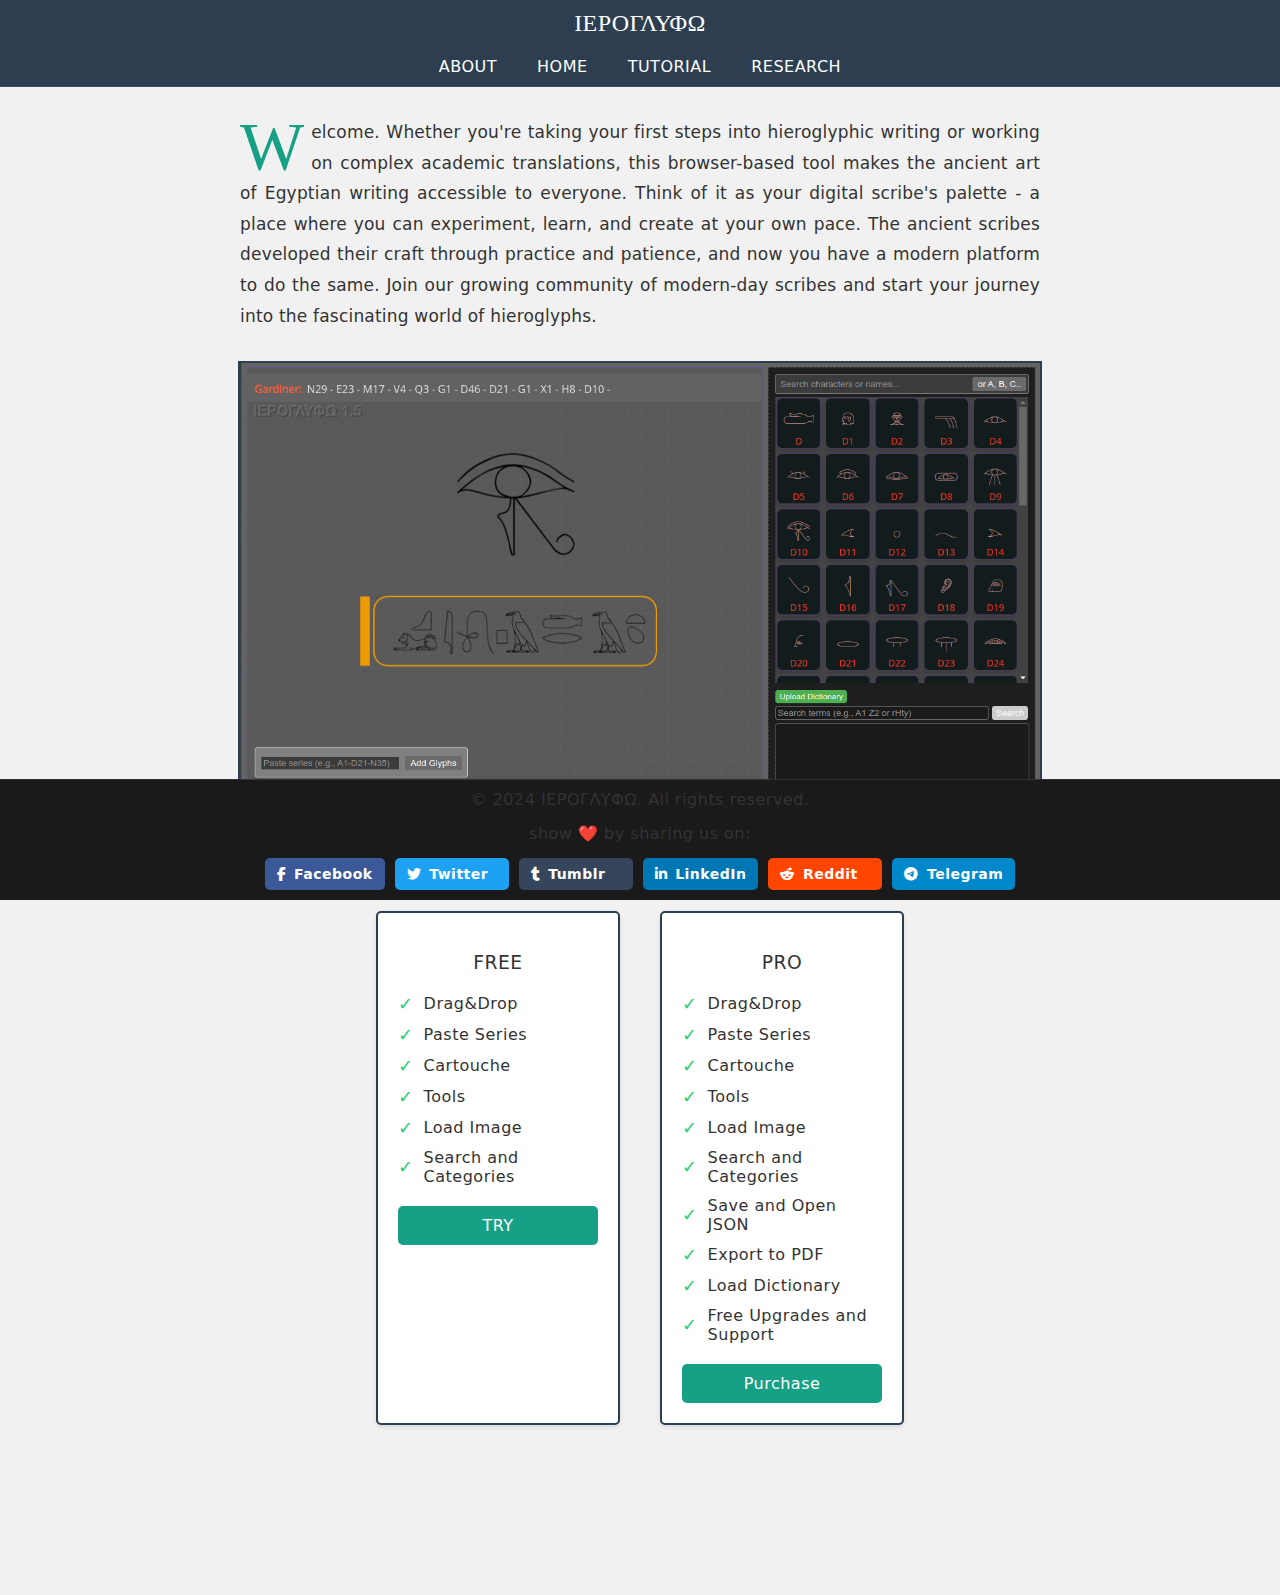
<file: index.html>
<!DOCTYPE html>
<html lang="en">
<head>
    <meta charset="UTF-8">
    <meta name="viewport" content="width=device-width, initial-scale=1.0">
    <title>ΙΕΡΟΓΛΥΦΩ - Hieroglyphic Writing Tool</title>
    <meta name="title" content="ΙΕΡΟΓΛΥΦΩ - Hieroglyphic Writing Tool">
    <meta name="description" content="Professional tool for writing and studying Egyptian hieroglyphs. Features include drag & drop interface, cartouche creation, and comprehensive hieroglyph search.">
    <meta name="keywords" content="hieroglyphs, Egyptian hieroglyphs, ancient Egyptian, cartouche, hieroglyphics tool, Egyptian writing, Egyptology">
    <!-- Canonical URL -->
    <link rel="canonical" href="https://www.hieroglyphica.org">
    <link rel="stylesheet" href="https://cdnjs.cloudflare.com/ajax/libs/font-awesome/6.5.1/css/all.min.css">
    <!-- Robot directives -->
    <meta name="robots" content="index, follow">   
    <!-- Language alternatives if you have them -->
    <link rel="alternate" hreflang="en" href="https://www.hieroglyphica.org">
  
    <style>
        :root {
            --primary-bg: #f1f1f1;
            --header-bg: #2c3e50;
            --feature-bg: #ffffff;
            --text-color: #333333;
            --button-bg: #16a085;
            --button-hover: #1abc9c;
            --border-color: #2c3e50;
            --check-color: #2ecc71;
            --font-main: 'Noto Sans', system-ui, -apple-system, BlinkMacSystemFont, sans-serif;
            --font-hieroglyph: 'Noto Sans Egyptian Hieroglyphs', serif;
        }

        @media (prefers-color-scheme: dark) {
            :root {
                --primary-bg: #1a1a1a;
                --header-bg: #1c2e3f;
                --feature-bg: #2d2d2d;
                --text-color: #e0e0e0;
                --button-bg: #147d6c;
                --button-hover: #1a9882;
                --border-color: #3c4e60;
                --check-color: #2ecc71;
            }
        }

        body {
            font-family: var(--font-main);
            letter-spacing: 0.5px;
            margin: 0;
            padding: 0 0 100px 0;
            background-color: var(--primary-bg);
            color: var(--text-color);
        }
        
        header {
            font-family: var(--font-hieroglyph);
            background-color: var(--header-bg);
            color: white;
            padding: 10px;
            text-align: center;
            font-size: 24px;
        }

        .nav-tabs {
            font-family: var(--font-main);
            font-weight: 500;
            display: flex;
            background-color: var(--header-bg);
            padding: 5px 0;
            justify-content: center;
            gap: 20px;
            border-bottom: 1px solid rgba(255, 255, 255, 0.1);
            flex-wrap: wrap;
        }

        .nav-tabs a {
            color: white;
            text-decoration: none;
            padding: 5px 10px;
            font-size: 16px;
        }

        .nav-tabs a:hover {
            background-color: rgba(255, 255, 255, 0.1);
        }

        .welcome-text {
            max-width: 800px;
            margin: 30px auto;
            padding: 0 20px;
            text-align: justify;
            line-height: 1.8;
            font-size: 17px;
            color: var(--text-color);
            letter-spacing: 0.2px;
            hyphens: auto;
        }

        .dropcap {
            float: left;
            font-family: var(--font-hieroglyph);
            font-size: 4em;
            padding: 0.1em 0.1em 0 0;
            line-height: 0.65;
            color: var(--button-bg);
            margin-bottom: -0.1em;
        }

        .image-container {
            text-align: center;
            margin: 20px auto;
        }

        .interface-preview {
            width: 90%;
            max-width: 800px;
            border: 2px solid var(--header-bg);
        }

        .features-container {
            display: flex;
            justify-content: center;
            gap: 40px;
            margin: 20px auto;
            padding: 20px;
            padding-bottom: 50px;
            max-width: 800px;
        }

        .feature-column {
            background-color: var(--feature-bg);
            padding: 20px;
            border-radius: 5px;
            width: 200px;
            box-shadow: 0 2px 4px rgba(0,0,0,0.1);
            border: 2px solid var(--border-color);
        }

        .feature-column h3 {
            font-weight: 400;
            text-align: center;
            color: var(--text-color);
            margin-bottom: 20px;
        }

        .feature-list {
            list-style: none;
            padding: 0;
            margin: 0;
        }

        .feature-list li {
            font-family: var(--font-main);
            margin: 10px 0;
            display: flex;
            align-items: center;
        }

        .feature-check {
            margin-right: 10px;
            font-size: 18px;
            color: var(--check-color);
        }

        .action-button {
            font-family: var(--font-main);
            font-weight: 500;
            display: block;
            width: 100%;
            padding: 10px;
            margin-top: 20px;
            border: none;
            border-radius: 5px;
            background-color: var(--button-bg);
            color: white;
            font-size: 16px;
            cursor: pointer;
            transition: background-color 0.3s;
            text-align: center;
            box-sizing: border-box;
        }
        
        .action-button:hover {
            background-color: var(--button-hover);
            color: white;
            text-decoration: none;
        }

        footer {
            position: fixed;
            bottom: 0;
            width: 100%;
            text-align: center;
            background-color: #1a1a1a;
            padding:10px;
            border-top: 1px solid #333;
            box-sizing: border-box;
        }

        .social-buttons {
            display: flex;
            justify-content: center;
            gap: 10px;
            flex-wrap: wrap;
        }

        .social-btn {
            display: inline-flex;
            align-items: center;
            padding: 8px 12px;
            font-size: 14px;
            font-weight: bold;
            text-decoration: none;
            border-radius: 5px;
            color: #fff;
            transition: background-color 0.3s ease;
            min-width: 90px;
        }

        .social-btn i {
            margin-right: 8px;
        }

        .facebook {
            background-color: #3b5998;
        }
        .facebook:hover {
            background-color: #324d84;
        }

        .twitter {
            background-color: #1da1f2;
        }
        .twitter:hover {
            background-color: #178cd1;
        }

        .tumblr {
            background-color: #35465c;
        }
        .tumblr:hover {
            background-color: #2c3b4d;
        }

        .linkedin {
            background-color: #0077b5;
        }
        .linkedin:hover {
            background-color: #005f93;
        }

        .reddit {
            background-color: #ff4500;
        }
        .reddit:hover {
            background-color: #cc3700;
        }

        .telegram {
            background-color: #0088cc;
        }
        .telegram:hover {
            background-color: #0072a1;
        }

        @media (max-width: 600px) {
            .welcome-text {
                text-align: left;
                padding: 0 25px;
            }
            .social-btn {
                padding: 6px 10px;
                font-size: 12px;
                min-width: 80px;
            }
        }
    </style>
</head>
<body>
    <header>ΙΕΡΟΓΛΥΦΩ</header>

    <nav class="nav-tabs">
        <a href="about.html">ABOUT</a>
        <a href="index.html">HOME</a>
        <a href="tutorials.html">TUTORIAL</a>
        <a href="research.html">RESEARCH</a>
    </nav>

    <div class="welcome-text">
        <span class="dropcap">W</span>elcome. Whether you're taking your first steps into hieroglyphic writing or working on complex academic translations, this browser-based tool makes the ancient art of Egyptian writing accessible to everyone. Think of it as your digital scribe's palette - a place where you can experiment, learn, and create at your own pace. The ancient scribes developed their craft through practice and patience, and now you have a modern platform to do the same. Join our growing community of modern-day scribes and start your journey into the fascinating world of hieroglyphs.
    </div>

    <div class="image-container">
        <img src="screenshot.png" alt="Interface Preview" class="interface-preview">
    </div>

    <div class="features-container">
        <div class="feature-column">
            <h3>FREE</h3>
            <ul class="feature-list">
                <li><span class="feature-check">✓</span>Drag&Drop</li>
                <li><span class="feature-check">✓</span>Paste Series</li>
                <li><span class="feature-check">✓</span>Cartouche</li>
                <li><span class="feature-check">✓</span>Tools</li>
                <li><span class="feature-check">✓</span>Load Image</li>
                <li><span class="feature-check">✓</span>Search and Categories</li>
            </ul>
            <a href="tryout.html" class="action-button" style="text-decoration: none">TRY</a>
        </div>

        <div class="feature-column">
            <h3>PRO</h3>
            <ul class="feature-list">
                <li><span class="feature-check">✓</span>Drag&Drop</li>
                <li><span class="feature-check">✓</span>Paste Series</li>
                <li><span class="feature-check">✓</span>Cartouche</li>
                <li><span class="feature-check">✓</span>Tools</li>
                <li><span class="feature-check">✓</span>Load Image</li>
                <li><span class="feature-check">✓</span>Search and Categories</li>
                <li><span class="feature-check">✓</span>Save and Open JSON</li>
                <li><span class="feature-check">✓</span>Export to PDF</li>
                <li><span class="feature-check">✓</span>Load Dictionary</li>
                <li><span class="feature-check">✓</span>Free Upgrades and Support</li>
            </ul>
            <a href="https://buy.stripe.com/cN2eWL3PRekZgmsbJb" class="action-button" style="text-decoration: none">Purchase</a>
        </div>
    </div>

        <footer>
            <div style="margin-bottom: 15px;">© 2024 ΙΕΡΟΓΛΥΦΩ. All rights reserved.</div>
            <div style="margin-bottom: 15px;">show ❤️ by sharing us on:</div>
            <div class="social-buttons">
                <a href="https://www.facebook.com/sharer/sharer.php?u=https://www.hieroglyphica.org" class="social-btn facebook" target="_blank" rel="noopener noreferrer">
                    <i class="fab fa-facebook-f"></i>Facebook
                </a>
                <a href="https://x.com/intent/tweet?url=https://www.hieroglyphica.org&text=Check%20out%20ΙΕΡΟΓΛΥΦΩ%20-%20Egyptian%20Hieroglyphs%20Tool" class="social-btn twitter" target="_blank" rel="noopener noreferrer">
                    <i class="fab fa-twitter"></i>Twitter
                </a>
                <a href="https://www.tumblr.com/share/link?url=https://www.hieroglyphica.org&name=ΙΕΡΟΓΛΥΦΩ&description=Egyptian%20Hieroglyphs%20Tool" class="social-btn tumblr" target="_blank" rel="noopener noreferrer">
                    <i class="fab fa-tumblr"></i>Tumblr
                </a>
                <a href="https://www.linkedin.com/shareArticle?mini=true&url=https://www.hieroglyphica.org&title=ΙΕΡΟΓΛΥΦΩ&summary=Egyptian%20Hieroglyphs%20Tool" class="social-btn linkedin" target="_blank" rel="noopener noreferrer">
                    <i class="fab fa-linkedin-in"></i>LinkedIn
                </a>
                <a href="https://reddit.com/submit?url=https://www.hieroglyphica.org&title=ΙΕΡΟΓΛΥΦΩ%20-%20Egyptian%20Hieroglyphs%20Tool" class="social-btn reddit" target="_blank" rel="noopener noreferrer">
                    <i class="fab fa-reddit-alien"></i>Reddit
                </a>
                <a href="https://t.me/share/url?url=https://www.hieroglyphica.org&text=Check%20out%20ΙΕΡΟΓΛΥΦΩ%20-%20Egyptian%20Hieroglyphs%20Tool" class="social-btn telegram" target="_blank" rel="noopener noreferrer">
                    <i class="fab fa-telegram-plane"></i>Telegram
                </a>
            </div>
        </footer>

    <script>
    document.addEventListener('contextmenu', event => event.preventDefault());
    document.addEventListener('keydown', function(event) {
        if (event.keyCode === 123 || 
            (event.ctrlKey && event.shiftKey && event.keyCode === 73) ||
            (event.ctrlKey && event.shiftKey && event.keyCode === 74) ||
            (event.ctrlKey && event.keyCode === 85)) {
            event.preventDefault();
        }
    });
    </script>
</body>
</html>
</file>
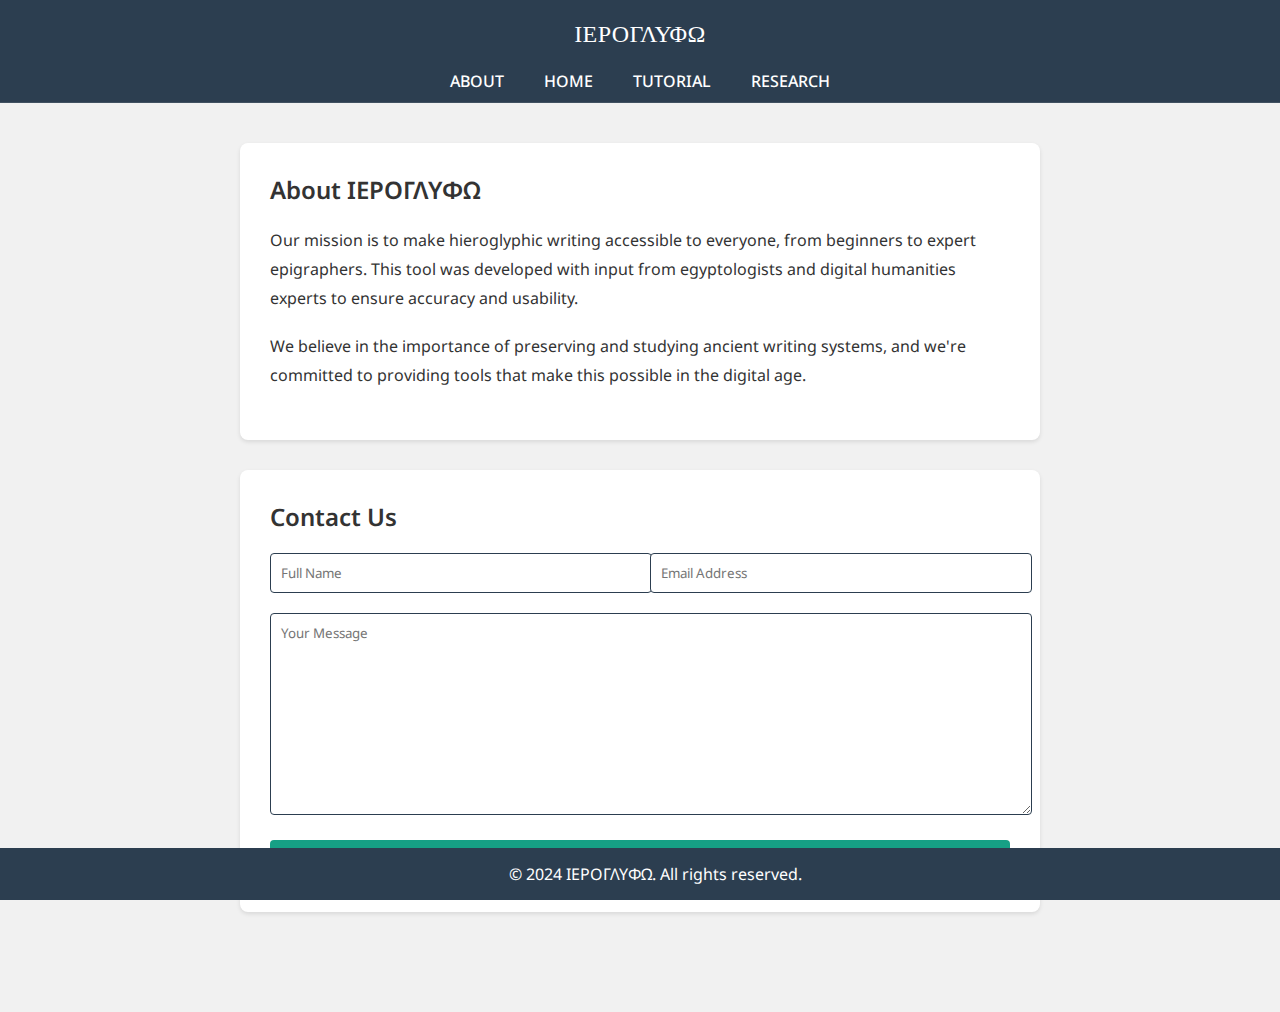
<file: about.html>
<!DOCTYPE html>
<html lang="en">
<head>
    <meta charset="UTF-8">
    <meta name="viewport" content="width=device-width, initial-scale=1.0">
    <title>ΙΕΡΟΓΛΥΦΩ - About</title>
    <link rel="preconnect" href="https://fonts.googleapis.com">
    <link rel="preconnect" href="https://fonts.gstatic.com" crossorigin>
    <link href="https://fonts.googleapis.com/css2?family=Noto+Sans:wght@400;500;600&family=Noto+Sans+Egyptian+Hieroglyphs&display=swap" rel="stylesheet">
    <style>
        :root {
            --primary-bg: #f1f1f1;
            --header-bg: #2c3e50;
            --feature-bg: #ffffff;
            --text-color: #333333;
            --button-bg: #16a085;
            --button-hover: #1abc9c;
            --border-color: #2c3e50;
            --check-color: #2ecc71;
            --font-main: 'Noto Sans', system-ui, -apple-system, BlinkMacSystemFont, sans-serif;
            --font-hieroglyph: 'Noto Sans Egyptian Hieroglyphs', serif;
        }

        @media (prefers-color-scheme: dark) {
            :root {
                --primary-bg: #1a1a1a;
                --header-bg: #1c2e3f;
                --feature-bg: #2d2d2d;
                --text-color: #e0e0e0;
                --button-bg: #147d6c;
                --button-hover: #1a9882;
                --border-color: #3c4e60;
            }
        }

        body {
            font-family: var(--font-main);
            margin: 0;
            padding: 0 0 60px 0;
            background-color: var(--primary-bg);
            color: var(--text-color);
        }

        header {
            font-family: var(--font-hieroglyph);
            background-color: var(--header-bg);
            color: white;
            padding: 10px;
            text-align: center;
            font-size: 24px;
            letter-spacing: 0.5px;
        }

        h1 {
            text-align: center;
            margin: 35px 0 20px 0 !important;
            color: var(--text-color);
        }

        .nav-tabs {
            display: flex;
            background-color: var(--header-bg);
            padding: 5px 10px;
            justify-content: center;
            gap: 20px;
            border-bottom: 1px solid rgba(255, 255, 255, 0.1);
            flex-wrap: wrap;
        }

        .nav-tabs a {
            font-family: var(--font-main);
            color: white;
            text-decoration: none;
            padding: 5px 10px;
            font-size: 16px;
            font-weight: 500;
        }

        .nav-tabs a:hover {
            background-color: rgba(255, 255, 255, 0.1);
        }

        .content {
            max-width: 800px;
            margin: 40px auto;
            padding: 0 20px;
        }

        .about-section {
            background-color: var(--feature-bg);
            border-radius: 8px;
            padding: 30px;
            margin-bottom: 30px;
            box-shadow: 0 2px 4px rgba(0,0,0,0.1);
        }

        .about-section h2 {
            font-family: var(--font-main);
            font-weight: 600;
            margin-top: 0;
            margin-bottom: 20px;
            color: var(--text-color);
        }

        .about-section p {
            line-height: 1.8;
            margin-bottom: 20px;
        }

        .form-group {
            margin-bottom: 20px;
        }

        .form-row {
            display: flex;
            gap: 20px;
            margin-bottom: 20px;
        }

        .col {
            flex: 1;
        }

        .form-control {
            width: 100%;
            padding: 10px;
            border: 1px solid var(--border-color);
            border-radius: 4px;
            background-color: var(--feature-bg);
            color: var(--text-color);
            font-family: var(--font-main);
        }

        textarea.form-control {
            resize: vertical;
            min-height: 150px;
        }

        .btn {
            background-color: var(--button-bg);
            color: white;
            padding: 12px 24px;
            border: none;
            border-radius: 4px;
            cursor: pointer;
            font-size: 16px;
            font-weight: 500;
            width: 100%;
            transition: background-color 0.3s;
        }

        .btn:hover {
            background-color: var(--button-hover);
        }

        footer {
            background-color: var(--header-bg);
            color: white;
            text-align: center;
            padding: 15px;
            position: fixed;
            bottom: 0;
            width: 100%;
        }
    </style>
</head>
<body>
    <header>ΙΕΡΟΓΛΥΦΩ</header>

    <nav class="nav-tabs">
        <a href="about.html">ABOUT</a>
        <a href="index.html">HOME</a>
        <a href="tutorials.html">TUTORIAL</a>
        <a href="research.html">RESEARCH</a>
    </nav>

    <div class="content">
        <div class="about-section">
            <h2>About ΙΕΡΟΓΛΥΦΩ</h2>
            <p>Our mission is to make hieroglyphic writing accessible to everyone, from beginners to expert epigraphers. This tool was developed with input from egyptologists and digital humanities experts to ensure accuracy and usability.</p>
            <p>We believe in the importance of preserving and studying ancient writing systems, and we're committed to providing tools that make this possible in the digital age.</p>
        </div>

        <div class="about-section">
            <h2>Contact Us</h2>
            <form target="_blank" action="https://formsubmit.co/571cecb6b1d061dea50352a1fdae19c3" method="POST">
                <div class="form-group">
                    <div class="form-row">
                        <div class="col">
                            <input type="text" name="name" class="form-control" placeholder="Full Name" required autocomplete="name">
                        </div>
                        <div class="col">
                            <input type="email" name="email" class="form-control" placeholder="Email Address" required autocomplete="email">
                        </div>
                    </div>
                </div>
                <div class="form-group">
                    <textarea placeholder="Your Message" class="form-control" name="message" rows="10" required autocomplete="off"></textarea>
                </div>
                <input type="text" name="_honey" style="display:none" autocomplete="off">
                <button type="submit" class="btn">Submit Form</button>
            </form>
        </div>
    </div>

    <footer>© 2024 ΙΕΡΟΓΛΥΦΩ. All rights reserved.</footer>
</body>
</html>
</file>
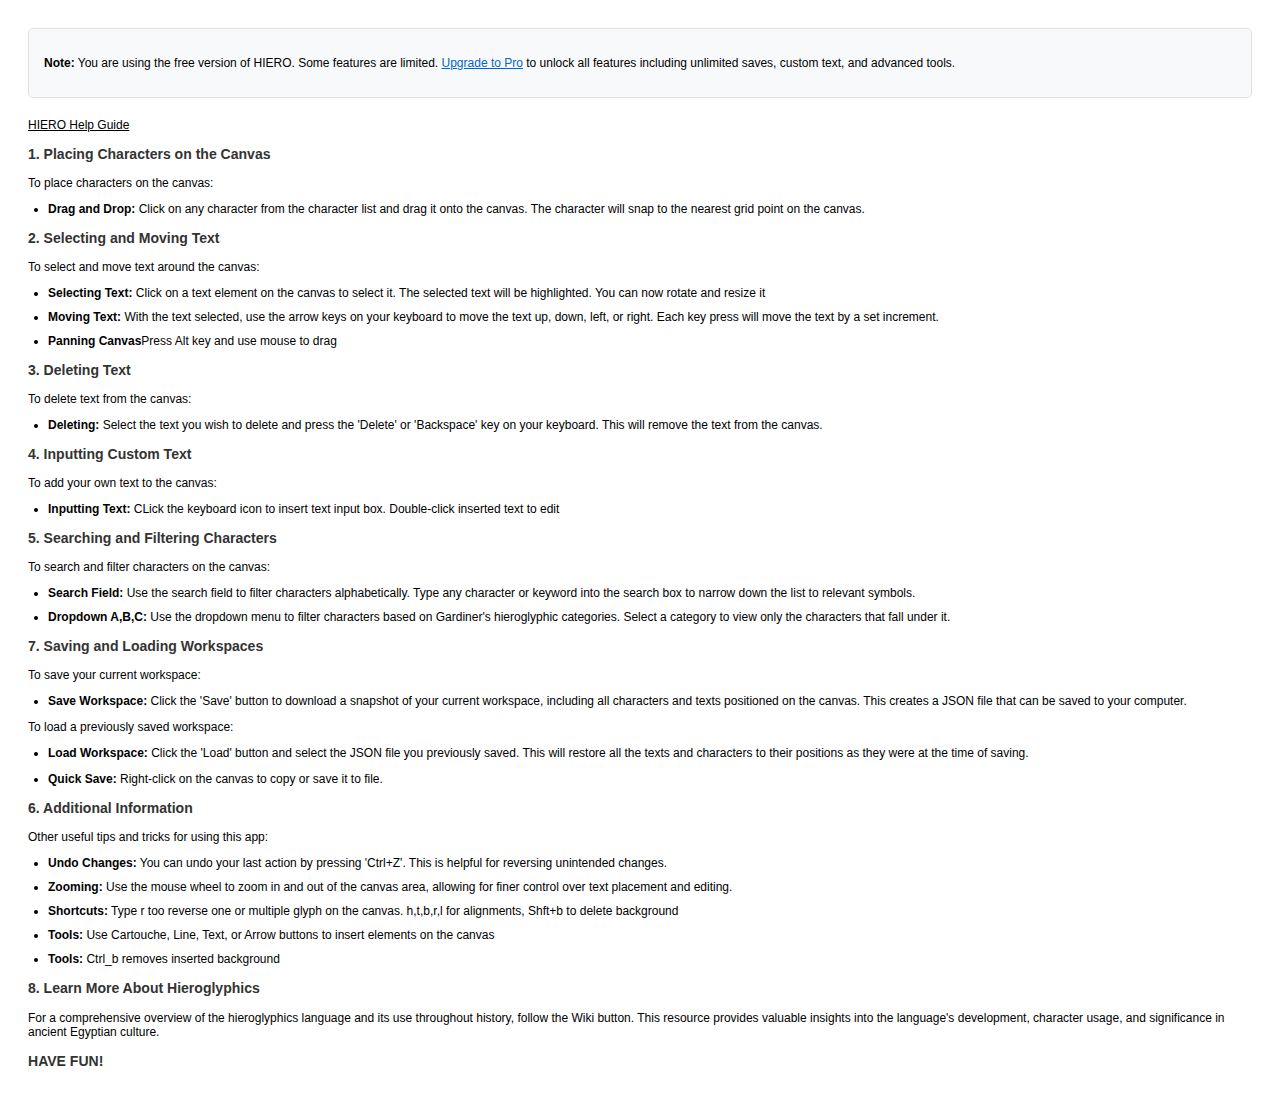
<file: help-content.html>
<!DOCTYPE html>
<html lang="en">
<head>
    <meta charset="UTF-8">
    <meta name="viewport" content="width=device-width, initial-scale=1.0">
    <title>Help Content</title>
    <style>
        body { font-family: Arial, sans-serif; padding: 20px; font-size: 12px; }
        h3 { color: #333; }
        ul { padding-left: 20px; }
        li { margin-bottom: 10px; }
    </style>
</head>
<body>
    <div style="background-color: #f8f9fa; padding: 15px; margin-bottom: 20px; border-radius: 5px; border: 1px solid #dee2e6;">
        <p><strong>Note:</strong> You are using the free version of HIERO. Some features are limited. 
        <a href="https://buy.stripe.com/cN2eWL3PRekZgmsbJb" style="color: #0066cc; text-decoration: underline;">Upgrade to Pro</a> 
        to unlock all features including unlimited saves, custom text, and advanced tools.</p>
    </div
    <h3><u>HIERO Help Guide</u></h3>
    
    <h3>1. Placing Characters on the Canvas</h3>
    <p>To place characters on the canvas:</p>
    <ul>
        <li><strong>Drag and Drop:</strong> Click on any character from the character list and drag it onto the canvas. The character will snap to the nearest grid point on the canvas.</li>
    </ul>
    
    <h3>2. Selecting and Moving Text</h3>
    <p>To select and move text around the canvas:</p>
    <ul>
        <li><strong>Selecting Text:</strong> Click on a text element on the canvas to select it. The selected text will be highlighted. You can now rotate and resize it</li>
        <li><strong>Moving Text:</strong> With the text selected, use the arrow keys on your keyboard to move the text up, down, left, or right. Each key press will move the text by a set increment.</li>
        <li><strong>Panning Canvas</strong>Press Alt key and use mouse to drag</li>
    </ul>
    
    <h3>3. Deleting Text</h3>
    <p>To delete text from the canvas:</p>
    <ul>
        <li><strong>Deleting:</strong> Select the text you wish to delete and press the 'Delete' or 'Backspace' key on your keyboard. This will remove the text from the canvas.</li>
    </ul>
    
    <h3>4. Inputting Custom Text</h3>
    <p>To add your own text to the canvas:</p>
    <ul>
        <li><strong>Inputting Text:</strong> CLick the keyboard icon to insert text input box. Double-click inserted text to edit</li>
    </ul>

    <h3>5. Searching and Filtering Characters</h3>
    <p>To search and filter characters on the canvas:</p>
    <ul>
        <li><strong>Search Field:</strong> Use the search field to filter characters alphabetically. Type any character or keyword into the search box to narrow down the list to relevant symbols.</li>
        <li><strong>Dropdown A,B,C:</strong> Use the dropdown menu to filter characters based on Gardiner's hieroglyphic categories. Select a category to view only the characters that fall under it.</li>
    </ul>

    <h3>7. Saving and Loading Workspaces</h3>
        <p>To save your current workspace:</p>
        <ul>
            <li><strong>Save Workspace:</strong> Click the 'Save' button to download a snapshot of your current workspace, including all characters and texts positioned on the canvas. This creates a JSON file that can be saved to your computer.</li>
        </ul>
        
        <p>To load a previously saved workspace:</p>
        <ul>
            <li><strong>Load Workspace:</strong> Click the 'Load' button and select the JSON file you previously saved. This will restore all the texts and characters to their positions as they were at the time of saving.</li>
        </ul>
        <ul>
            <li><strong>Quick Save:</strong> Right-click on the canvas to copy or save it to file.</li>
        </ul>

    <h3>6. Additional Information</h3>
    <p>Other useful tips and tricks for using this app:</p>
    <ul>
        <li><strong>Undo Changes:</strong> You can undo your last action by pressing 'Ctrl+Z'. This is helpful for reversing unintended changes.</li>
        <li><strong>Zooming:</strong> Use the mouse wheel to zoom in and out of the canvas area, allowing for finer control over text placement and editing.</li>
        <li><strong>Shortcuts:</strong> Type r too reverse one or multiple glyph on the canvas. h,t,b,r,l for alignments, Shft+b to delete background</li>
        <li><strong>Tools:</strong> Use Cartouche, Line, Text, or Arrow buttons to insert elements on the canvas</li>
        <li><strong>Tools:</strong> Ctrl_b removes inserted background</li>
    </ul>

    <h3>8. Learn More About Hieroglyphics</h3>
        <p>For a comprehensive overview of the hieroglyphics language and its use throughout history, follow the Wiki button. This resource provides valuable insights into the language's development, character usage, and significance in ancient Egyptian culture.</p>
    <h3>HAVE FUN!</h3>   
</body>
</html>
</file>
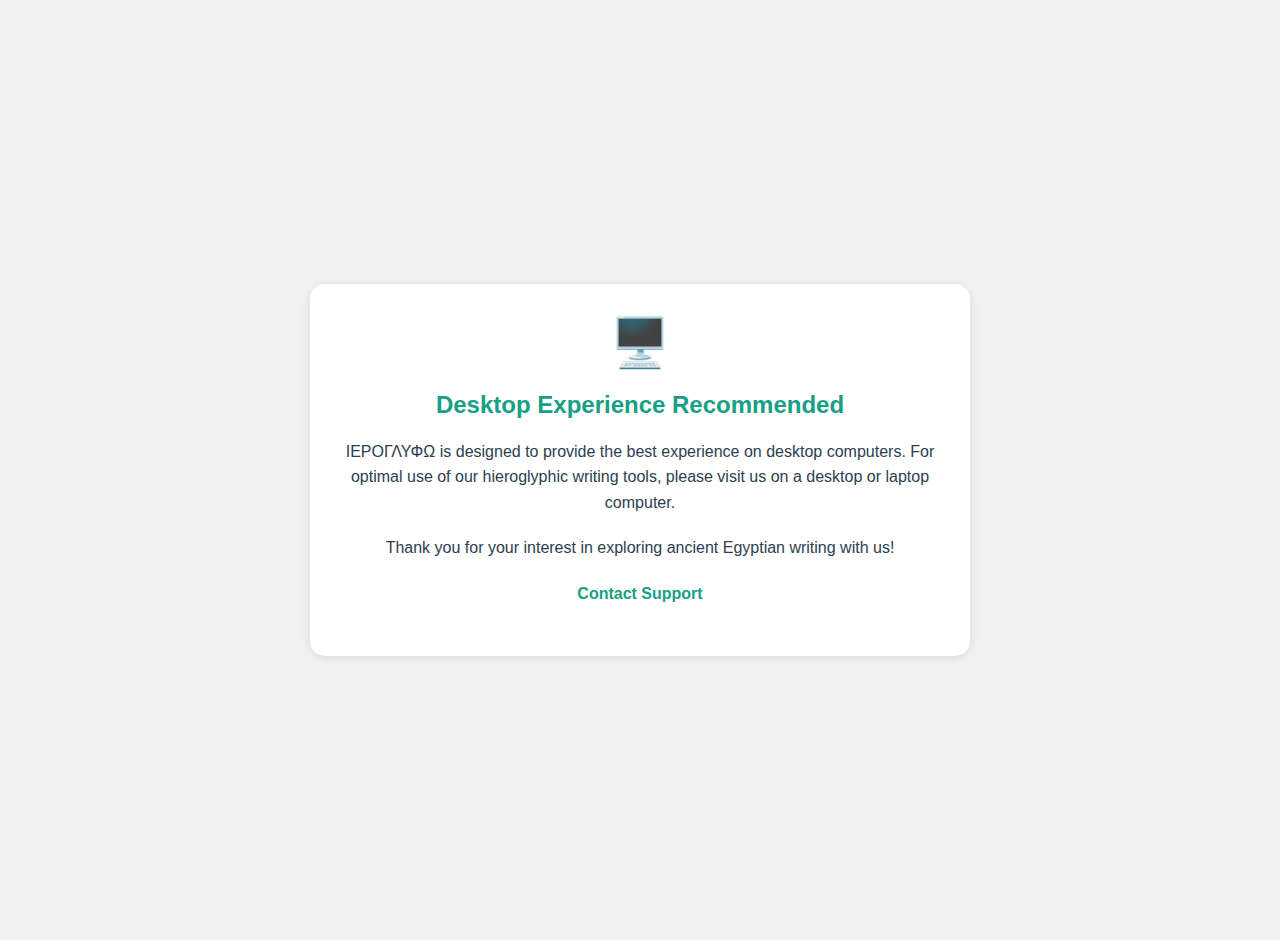
<file: mobile.html>
<!DOCTYPE html>
<html lang="en">
<head>
    <meta charset="UTF-8">
    <meta name="viewport" content="width=device-width, initial-scale=1.0">
    <title>ΙΕΡΟΓΛΥΦΩ - Desktop Only</title>
    <style>
        body {
            font-family: Arial, sans-serif;
            margin: 0;
            padding: 20px;
            min-height: 100vh;
            display: flex;
            flex-direction: column;
            align-items: center;
            justify-content: center;
            text-align: center;
            background-color: #f1f1f1;
            color: #2c3e50;
        }

        .container {
            max-width: 600px;
            padding: 30px;
            background: white;
            border-radius: 15px;
            box-shadow: 0 2px 10px rgba(0,0,0,0.1);
        }

        h1 {
            color: #16a085;
            margin-bottom: 20px;
            font-size: 24px;
        }

        p {
            font-size: 16px;
            line-height: 1.6;
            margin-bottom: 20px;
        }

        .desktop-icon {
            font-size: 48px;
            margin-bottom: 20px;
            color: #16a085;
        }

        .link {
            color: #16a085;
            text-decoration: none;
            font-weight: bold;
        }

        .link:hover {
            text-decoration: underline;
        }
    </style>
</head>
<body>
    <div class="container">
        <div class="desktop-icon">🖥️</div>
        <h1>Desktop Experience Recommended</h1>
        <p>ΙΕΡΟΓΛΥΦΩ is designed to provide the best experience on desktop computers. For optimal use of our hieroglyphic writing tools, please visit us on a desktop or laptop computer.</p>
        <p>Thank you for your interest in exploring ancient Egyptian writing with us!</p>
        <p><a href="mailto:ieroglypho@hierogliphica.org" class="link">Contact Support</a></p>
    </div>

    <script>
        // Add this to prevent mobile users from bypassing by going back
        if (!isMobile()) {
            window.location.href = 'index.html';
        }
    </script>
</body>
</html>
</file>
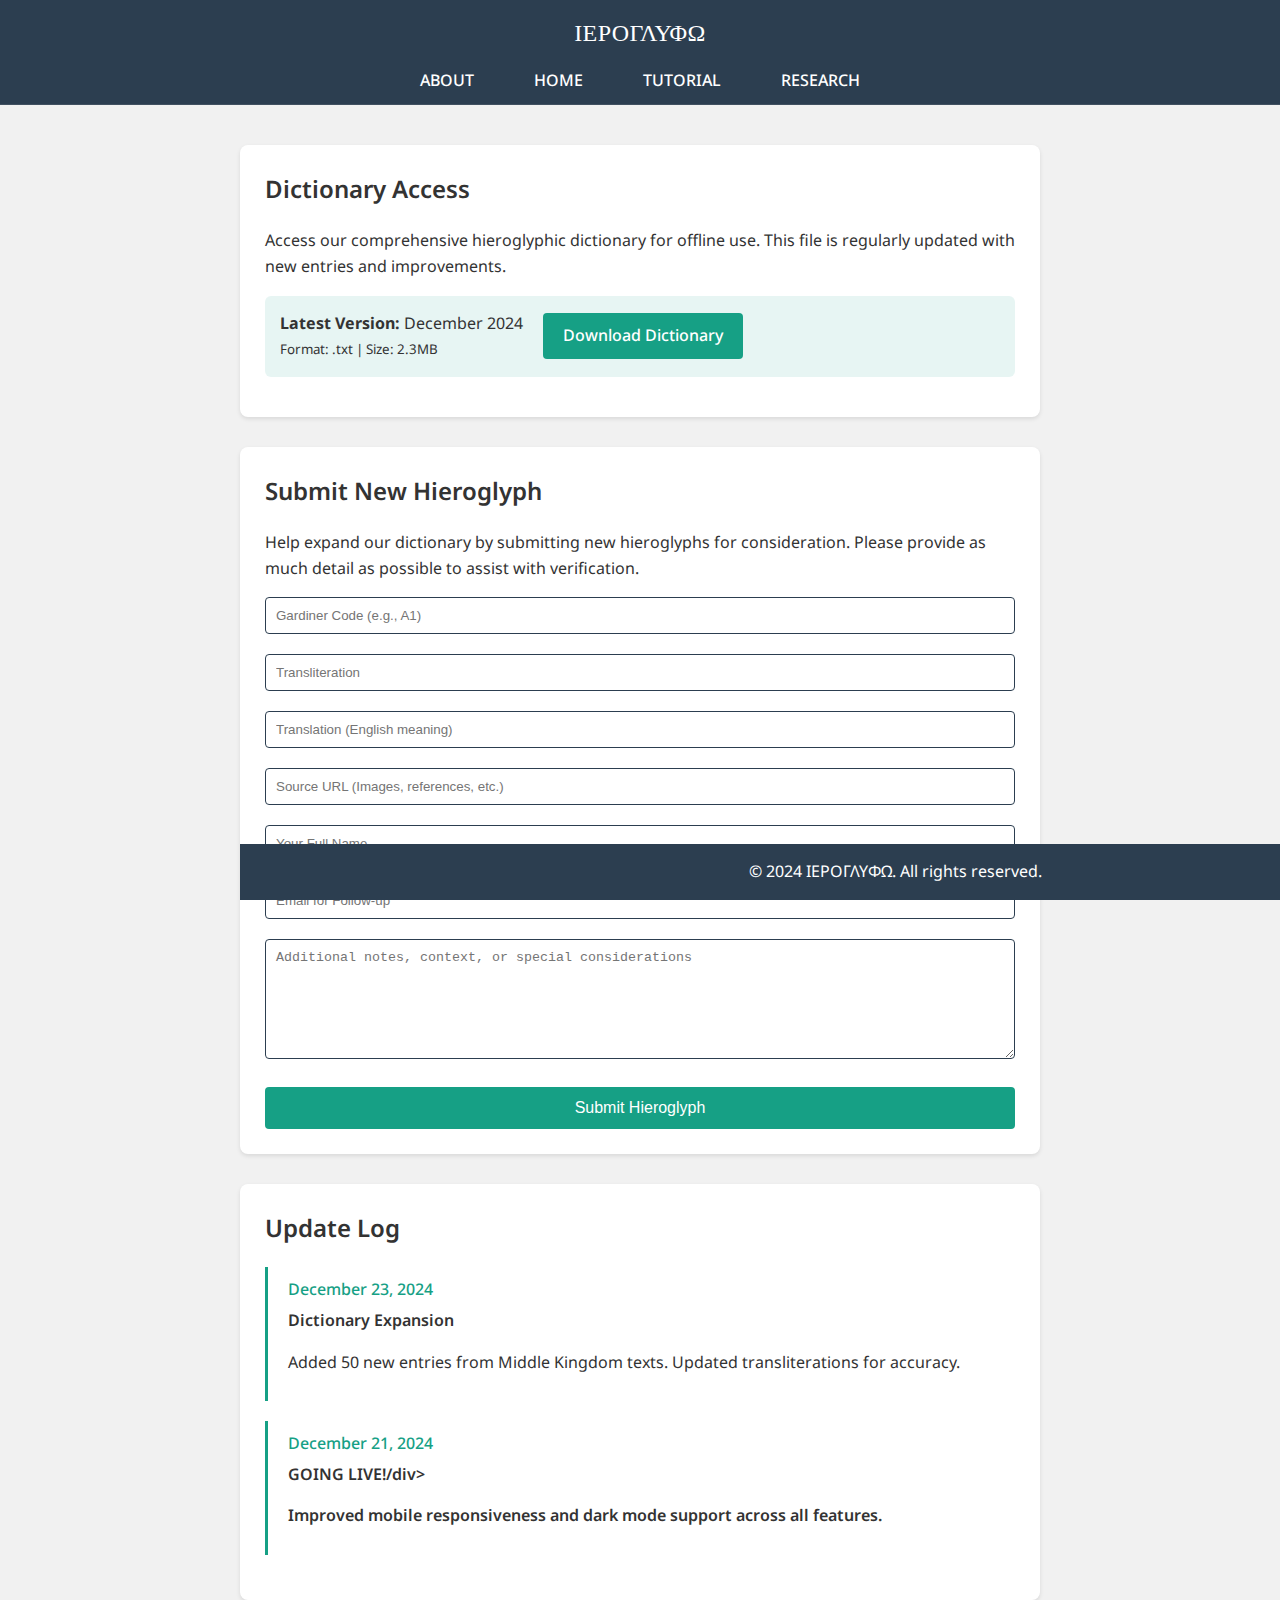
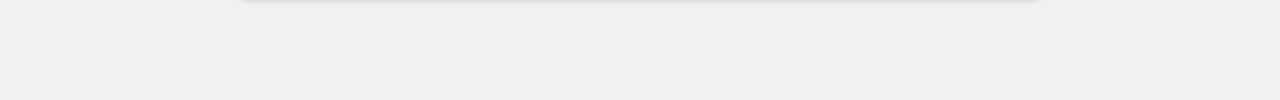
<file: research.html>
<!DOCTYPE html>
<html lang="en">
<head>
    <meta charset="UTF-8">
    <meta name="viewport" content="width=device-width, initial-scale=1.0">
    <title>ΙΕΡΟΓΛΥΦΩ - Research</title>
    <link rel="preconnect" href="https://fonts.googleapis.com">
    <link rel="preconnect" href="https://fonts.gstatic.com" crossorigin>
    <link href="https://fonts.googleapis.com/css2?family=Noto+Sans:wght@400;500;600&family=Noto+Sans+Egyptian+Hieroglyphs&display=swap" rel="stylesheet">
    <style>
        /* Base Variables - matching your existing theme */
        :root {
            --primary-bg: #f1f1f1;
            --header-bg: #2c3e50;
            --feature-bg: #ffffff;
            --text-color: #333333;
            --button-bg: #16a085;
            --button-hover: #1abc9c;
            --border-color: #2c3e50;
            --check-color: #2ecc71;
            --font-main: 'Noto Sans', system-ui, -apple-system, BlinkMacSystemFont, sans-serif;
            --font-hieroglyph: 'Noto Sans Egyptian Hieroglyphs', serif;
            --update-date: #16a085;
        }

        @media (prefers-color-scheme: dark) {
            :root {
                --primary-bg: #1a1a1a;
                --header-bg: #1c2e3f;
                --feature-bg: #2d2d2d;
                --text-color: #e0e0e0;
                --button-bg: #147d6c;
                --button-hover: #1a9882;
                --border-color: #3c4e60;
                --update-date: #1abc9c;
            }
        }

        /* Core styles matching your existing theme */
        body {
            font-family: var(--font-main);
            margin: 0;
            padding: 0 0 60px 0;
            background-color: var(--primary-bg);
            color: var(--text-color);
            line-height: 1.6;
        }

        header {
            font-family: var(--font-hieroglyph);
            background-color: var(--header-bg);
            color: white;
            padding: 10px;
            text-align: center;
            font-size: 24px;
            letter-spacing: 0.5px;
        }

        .nav-tabs {
            display: flex;
            background-color: var(--header-bg);
            padding: 5px 0;
            justify-content: center;
            gap: 20px;
            border-bottom: 1px solid rgba(255, 255, 255, 0.1);
        }

        .nav-tabs a {
            color: white;
            text-decoration: none;
            padding: 5px 20px;
            font-size: 16px;
            font-weight: 500;
        }

        .nav-tabs a:hover {
            background-color: rgba(255, 255, 255, 0.1);
        }

        /* Content container */
        .content {
            max-width: 800px;
            margin: 40px auto;
            padding: 0 20px;
        }

        /* Section styling */
        .section {
            background-color: var(--feature-bg);
            border-radius: 8px;
            padding: 25px;
            margin-bottom: 30px;
            box-shadow: 0 2px 4px rgba(0,0,0,0.1);
        }

        .section h2 {
            margin-top: 0;
            margin-bottom: 20px;
            color: var(--text-color);
            font-weight: 600;
        }

        /* Dictionary download section */
        .dictionary-download {
            display: flex;
            align-items: center;
            gap: 20px;
            padding: 15px;
            background-color: rgba(22, 160, 133, 0.1);
            border-radius: 6px;
            margin: 15px 0;
        }

        .download-button {
            background-color: var(--button-bg);
            color: white;
            padding: 10px 20px;
            border-radius: 4px;
            text-decoration: none;
            transition: background-color 0.3s;
            font-weight: 500;
        }

        .download-button:hover {
            background-color: var(--button-hover);
        }

        /* Form styling */
        .form-group {
            margin-bottom: 20px;
        }

        .form-label {
            display: block;
            margin-bottom: 8px;
            font-weight: 500;
        }

        .form-control {
            width: 100%;
            padding: 10px;
            border: 1px solid var(--border-color);
            border-radius: 4px;
            background-color: var(--feature-bg);
            color: var(--text-color);
            box-sizing: border-box;
        }

        textarea.form-control {
            min-height: 120px;
            resize: vertical;
        }

        .form-submit {
            background-color: var(--button-bg);
            color: white;
            padding: 12px 24px;
            border: none;
            border-radius: 4px;
            cursor: pointer;
            font-size: 16px;
            font-weight: 500;
            width: 100%;
            transition: background-color 0.3s;
        }

        .form-submit:hover {
            background-color: var(--button-hover);
        }

        /* Update log styling */
        .update-entry {
            border-left: 3px solid var(--button-bg);
            padding: 10px 20px;
            margin-bottom: 20px;
        }

        .update-date {
            color: var(--update-date);
            font-weight: 500;
            margin-bottom: 5px;
        }

        .update-title {
            font-weight: 600;
            margin: 5px 0;
        }

        footer {
            background-color: var(--header-bg);
            color: white;
            text-align: center;
            padding: 15px;
            position: fixed;
            bottom: 0;
            width: 100%;
        }
    </style>
</head>
<body>
    <header>ΙΕΡΟΓΛΥΦΩ</header>

    <nav class="nav-tabs">
        <a href="about.html">ABOUT</a>
        <a href="index.html">HOME</a>
        <a href="tutorials.html">TUTORIAL</a>
        <a href="research.html">RESEARCH</a>
    </nav>

    <div class="content">
        <!-- Dictionary Download Section -->
        <div class="section">
            <h2>Dictionary Access</h2>
            <p>Access our comprehensive hieroglyphic dictionary for offline use. This file is regularly updated with new entries and improvements.</p>
            <div class="dictionary-download">
                <div>
                    <strong>Latest Version:</strong> December 2024
                    <br>
                    <small>Format: .txt | Size: 2.3MB</small>
                </div>
                <a href="dictionary.txt" class="download-button" download>Download Dictionary</a>
            </div>
        </div>

        <!-- Submission Form Section -->
        <div class="section">
            <h2>Submit New Hieroglyph</h2>
            <p>Help expand our dictionary by submitting new hieroglyphs for consideration. Please provide as much detail as possible to assist with verification.</p>
            <form target="_blank" action="https://formsubmit.co/08cd06e3ca775e2d66f6b732292a0b54" method="POST">
                <div class="form-group">
                    <input type="text" name="gardiner_code" class="form-control" placeholder="Gardiner Code (e.g., A1)" required>
                </div>
                <div class="form-group">
                    <input type="text" name="transliteration" class="form-control" placeholder="Transliteration" required>
                </div>
                <div class="form-group">
                    <input type="text" name="translation" class="form-control" placeholder="Translation (English meaning)" required>
                </div>
                <div class="form-group">
                    <input type="url" name="source" class="form-control" placeholder="Source URL (Images, references, etc.)" required>
                </div>
                <div class="form-group">
                    <input type="text" name="name" class="form-control" placeholder="Your Full Name" required>
                </div>
                <div class="form-group">
                    <input type="email" name="email" class="form-control" placeholder="Email for Follow-up" required>
                </div>
                <div class="form-group">
                    <textarea placeholder="Additional notes, context, or special considerations" class="form-control" name="notes" rows="5"></textarea>
                </div>
                <input type="text" name="_honey" style="display:none">
                <button type="submit" class="btn form-submit">Submit Hieroglyph</button>
            </form>
        </div>

        <!-- Update Log Section -->
        <div class="section">
            <h2>Update Log</h2>
            <div class="update-entry">
                <div class="update-date">December 23, 2024</div>
                <div class="update-title">Dictionary Expansion</div>
                <p>Added 50 new entries from Middle Kingdom texts. Updated transliterations for accuracy.</p>
            </div>
            <div class="update-entry">
                <div class="update-date">December 21, 2024</div>
                <div class="update-title">GOING LIVE!/div>
                <p>Improved mobile responsiveness and dark mode support across all features.</p>
            </div>
        </div>
    </div>

    <footer>© 2024 ΙΕΡΟΓΛΥΦΩ. All rights reserved.</footer>
</body>
</html>
</file>
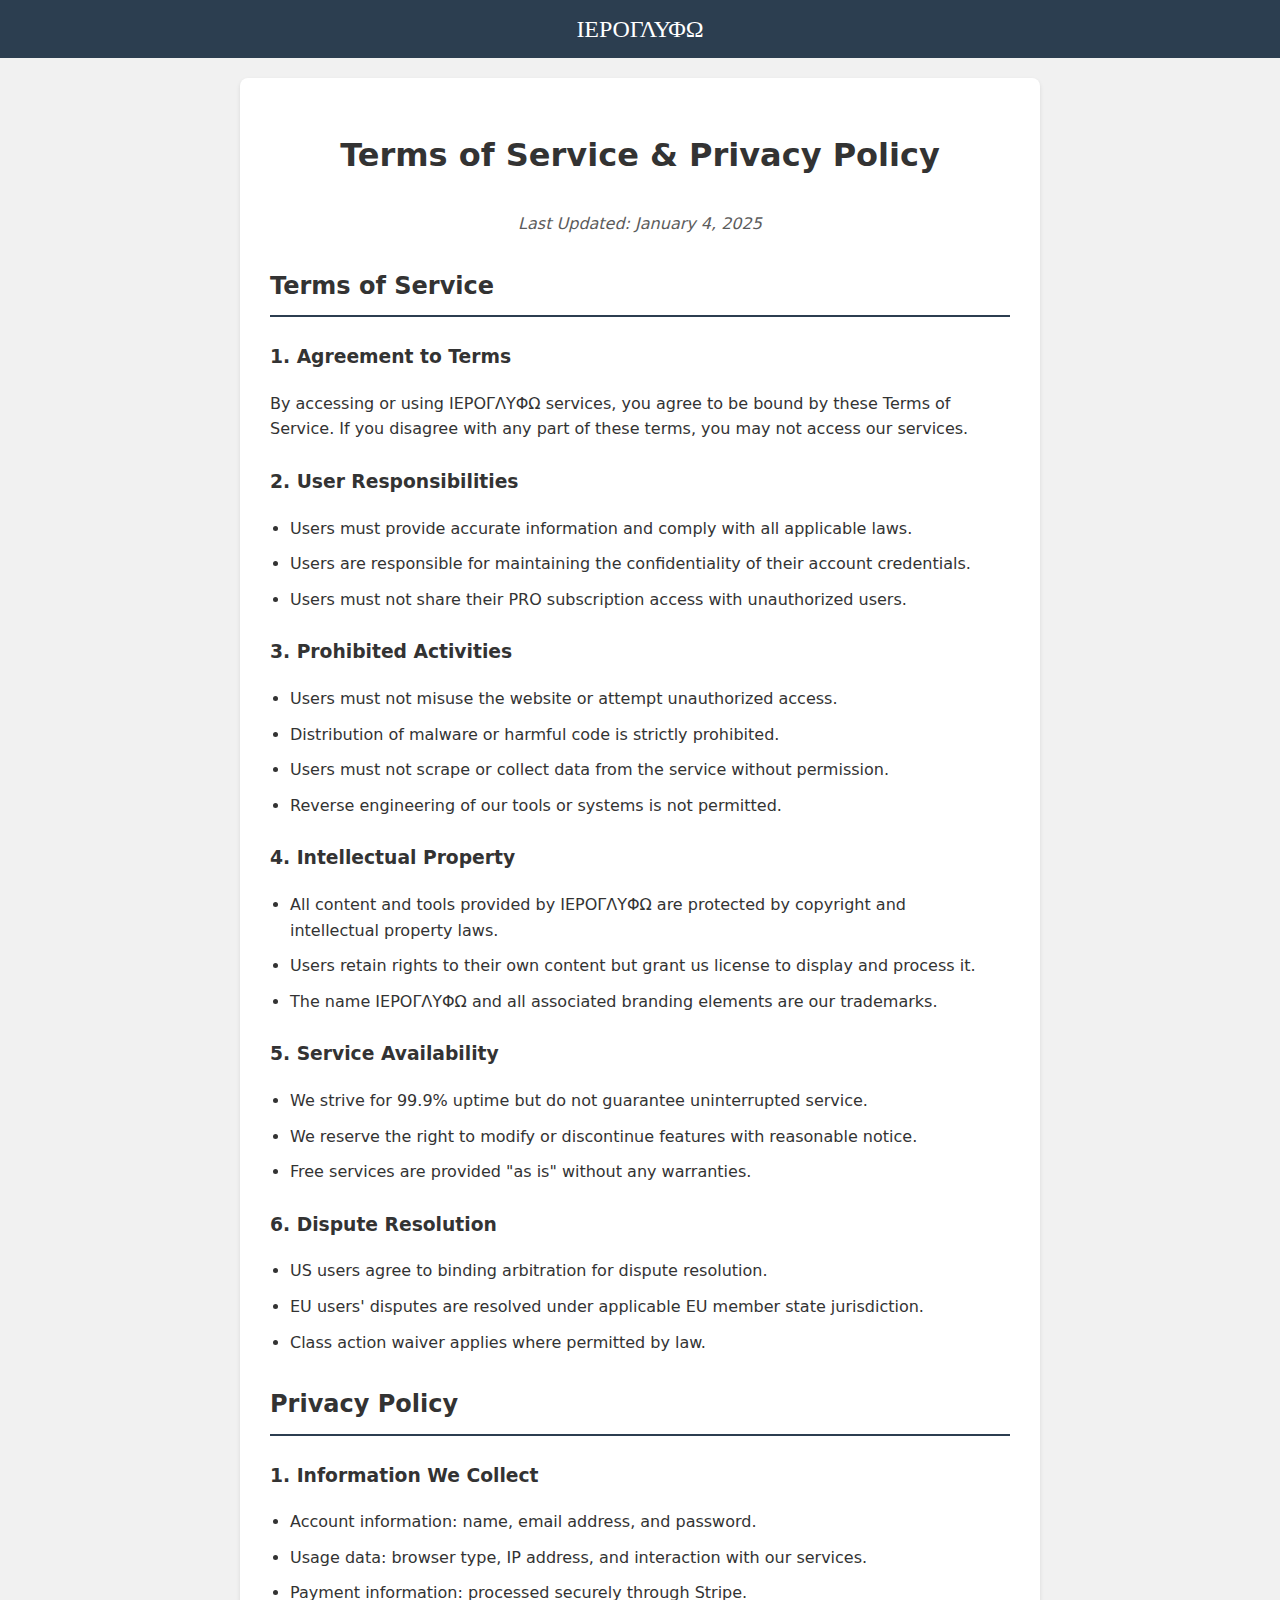
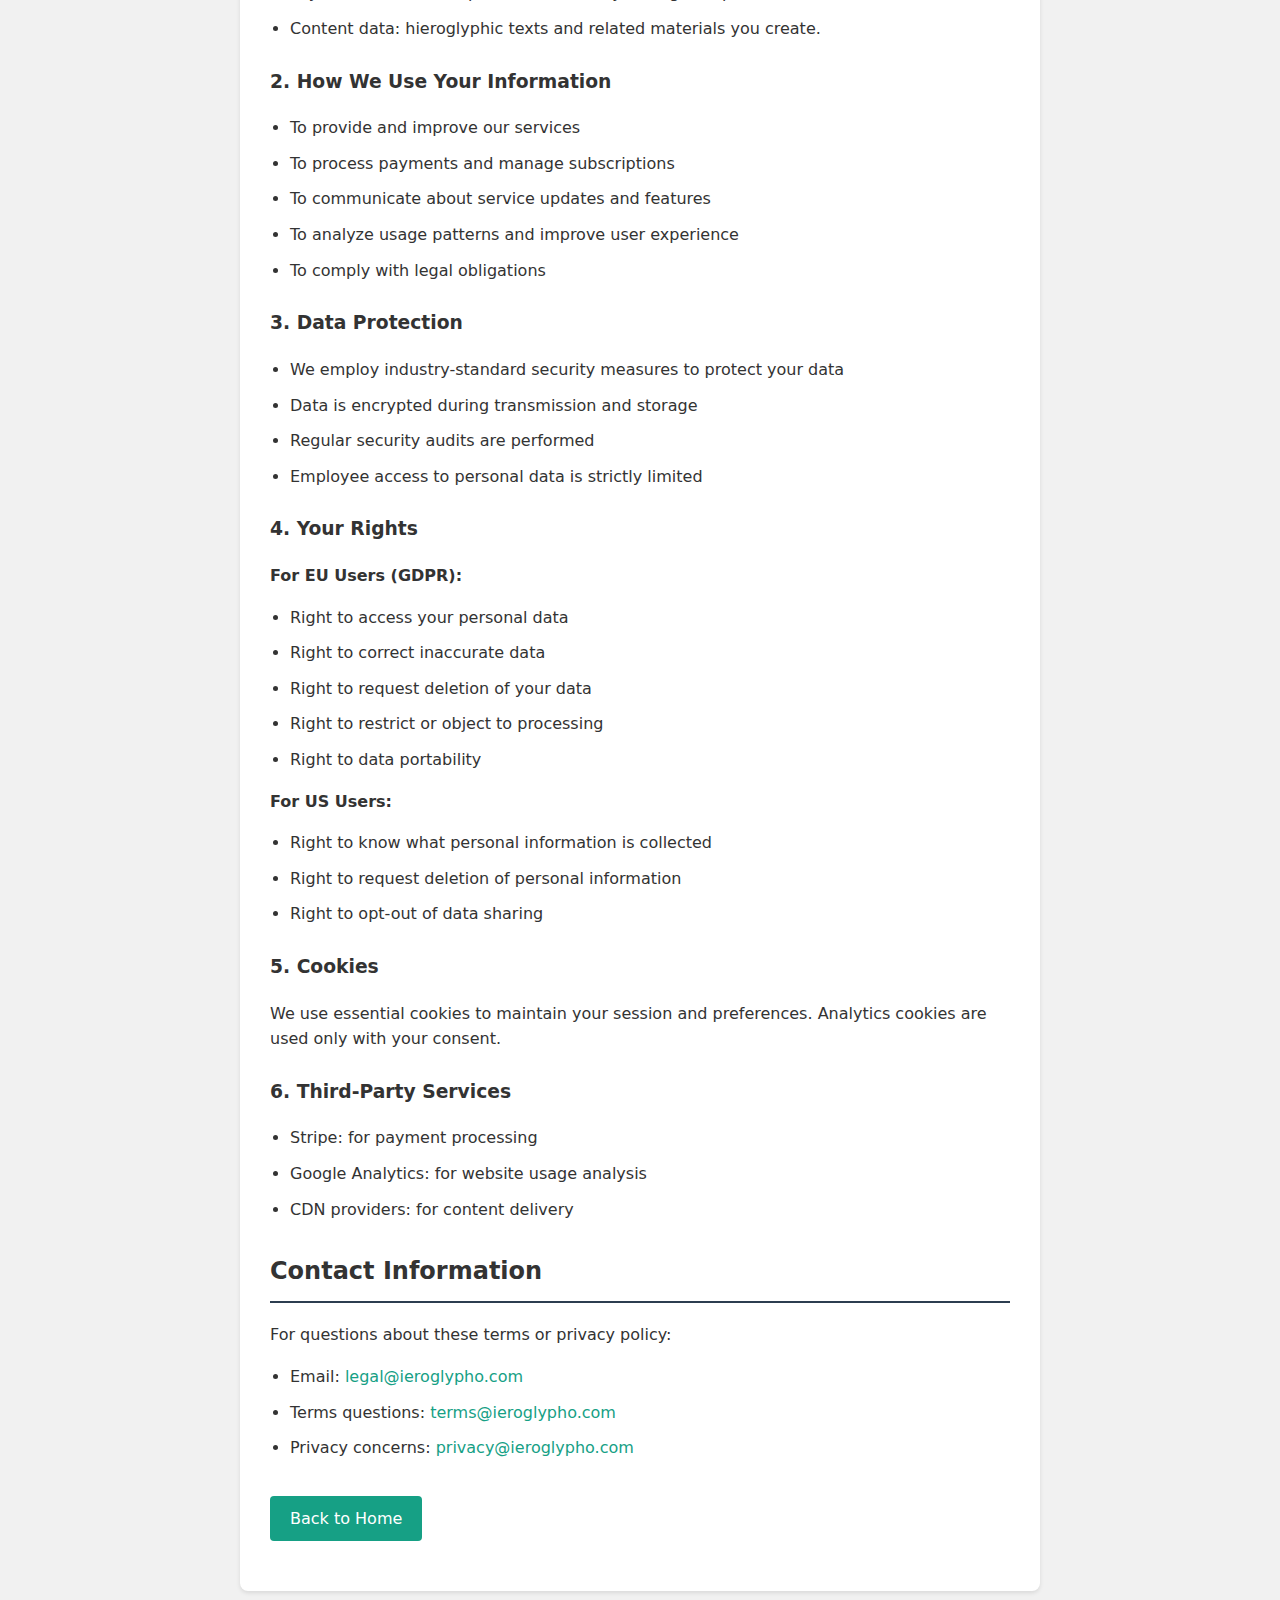
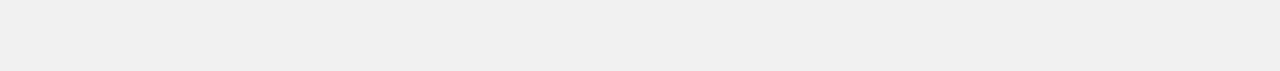
<file: TOS.html>
<!DOCTYPE html>
<html lang="en">
<head>
    <meta charset="UTF-8">
    <meta name="viewport" content="width=device-width, initial-scale=1.0">
    <title>Legal - ΙΕΡΟΓΛΥΦΩ</title>
    <link rel="stylesheet" href="https://cdnjs.cloudflare.com/ajax/libs/font-awesome/6.5.1/css/all.min.css">
    <style>
        :root {
            --primary-bg: #f1f1f1;
            --header-bg: #2c3e50;
            --feature-bg: #ffffff;
            --text-color: #333333;
            --button-bg: #16a085;
            --button-hover: #1abc9c;
            --border-color: #2c3e50;
            --font-main: 'Noto Sans', system-ui, -apple-system, BlinkMacSystemFont, sans-serif;
            --font-hieroglyph: 'Noto Sans Egyptian Hieroglyphs', serif;
        }

        @media (prefers-color-scheme: dark) {
            :root {
                --primary-bg: #1a1a1a;
                --header-bg: #1c2e3f;
                --feature-bg: #2d2d2d;
                --text-color: #e0e0e0;
                --button-bg: #147d6c;
                --button-hover: #1a9882;
                --border-color: #3c4e60;
            }
        }

        body {
            font-family: var(--font-main);
            line-height: 1.6;
            margin: 0;
            padding: 0;
            background-color: var(--primary-bg);
            color: var(--text-color);
        }

        header {
            font-family: var(--font-hieroglyph);
            background-color: var(--header-bg);
            color: white;
            padding: 10px;
            text-align: center;
            font-size: 24px;
        }

        main {
            padding: 20px;
            max-width: 800px;
            margin: 0 auto;
            margin-bottom: 40px;
        }

        .content-box {
            background-color: var(--feature-bg);
            padding: 30px;
            border-radius: 8px;
            box-shadow: 0 2px 4px rgba(0,0,0,0.1);
            margin-bottom: 20px;
        }

        h1 {
            color: var(--text-color);
            text-align: center;
            margin-bottom: 30px;
        }

        h2 {
            color: var(--text-color);
            border-bottom: 2px solid var(--border-color);
            padding-bottom: 10px;
            margin-top: 30px;
        }

        h3 {
            color: var(--text-color);
            margin-top: 25px;
        }

        ul {
            margin: 15px 0;
            padding: 0 20px;
        }

        li {
            margin-bottom: 10px;
        }

        a {
            color: var(--button-bg);
            text-decoration: none;
        }

        a:hover {
            color: var(--button-hover);
            text-decoration: underline;
        }

        .back-button {
            display: inline-block;
            margin: 20px 0;
            padding: 10px 20px;
            background-color: var(--button-bg);
            color: white;
            text-decoration: none;
            border-radius: 4px;
            transition: background-color 0.3s;
        }

        .back-button:hover {
            background-color: var(--button-hover);
            color: white;
            text-decoration: none;
        }

        @media (max-width: 600px) {
            main {
                padding: 15px;
            }
            .content-box {
                padding: 20px;
            }
        }

        .last-updated {
            text-align: center;
            margin-top: 20px;
            font-style: italic;
            opacity: 0.8;
        }
    </style>
</head>
<body>
    <header>ΙΕΡΟΓΛΥΦΩ</header>

    <main>
        <div class="content-box">
            <h1>Terms of Service & Privacy Policy</h1>
            <p class="last-updated">Last Updated: January 4, 2025</p>
            
            <section>
                <h2>Terms of Service</h2>
                
                <h3>1. Agreement to Terms</h3>
                <p>By accessing or using ΙΕΡΟΓΛΥΦΩ services, you agree to be bound by these Terms of Service. If you disagree with any part of these terms, you may not access our services.</p>
                
                <h3>2. User Responsibilities</h3>
                <ul>
                    <li>Users must provide accurate information and comply with all applicable laws.</li>
                    <li>Users are responsible for maintaining the confidentiality of their account credentials.</li>
                    <li>Users must not share their PRO subscription access with unauthorized users.</li>
                </ul>

                <h3>3. Prohibited Activities</h3>
                <ul>
                    <li>Users must not misuse the website or attempt unauthorized access.</li>
                    <li>Distribution of malware or harmful code is strictly prohibited.</li>
                    <li>Users must not scrape or collect data from the service without permission.</li>
                    <li>Reverse engineering of our tools or systems is not permitted.</li>
                </ul>

                <h3>4. Intellectual Property</h3>
                <ul>
                    <li>All content and tools provided by ΙΕΡΟΓΛΥΦΩ are protected by copyright and intellectual property laws.</li>
                    <li>Users retain rights to their own content but grant us license to display and process it.</li>
                    <li>The name ΙΕΡΟΓΛΥΦΩ and all associated branding elements are our trademarks.</li>
                </ul>

                <h3>5. Service Availability</h3>
                <ul>
                    <li>We strive for 99.9% uptime but do not guarantee uninterrupted service.</li>
                    <li>We reserve the right to modify or discontinue features with reasonable notice.</li>
                    <li>Free services are provided "as is" without any warranties.</li>
                </ul>

                <h3>6. Dispute Resolution</h3>
                <ul>
                    <li>US users agree to binding arbitration for dispute resolution.</li>
                    <li>EU users' disputes are resolved under applicable EU member state jurisdiction.</li>
                    <li>Class action waiver applies where permitted by law.</li>
                </ul>
            </section>

            <section>
                <h2>Privacy Policy</h2>
                
                <h3>1. Information We Collect</h3>
                <ul>
                    <li>Account information: name, email address, and password.</li>
                    <li>Usage data: browser type, IP address, and interaction with our services.</li>
                    <li>Payment information: processed securely through Stripe.</li>
                    <li>Content data: hieroglyphic texts and related materials you create.</li>
                </ul>

                <h3>2. How We Use Your Information</h3>
                <ul>
                    <li>To provide and improve our services</li>
                    <li>To process payments and manage subscriptions</li>
                    <li>To communicate about service updates and features</li>
                    <li>To analyze usage patterns and improve user experience</li>
                    <li>To comply with legal obligations</li>
                </ul>

                <h3>3. Data Protection</h3>
                <ul>
                    <li>We employ industry-standard security measures to protect your data</li>
                    <li>Data is encrypted during transmission and storage</li>
                    <li>Regular security audits are performed</li>
                    <li>Employee access to personal data is strictly limited</li>
                </ul>

                <h3>4. Your Rights</h3>
                <p><strong>For EU Users (GDPR):</strong></p>
                <ul>
                    <li>Right to access your personal data</li>
                    <li>Right to correct inaccurate data</li>
                    <li>Right to request deletion of your data</li>
                    <li>Right to restrict or object to processing</li>
                    <li>Right to data portability</li>
                </ul>

                <p><strong>For US Users:</strong></p>
                <ul>
                    <li>Right to know what personal information is collected</li>
                    <li>Right to request deletion of personal information</li>
                    <li>Right to opt-out of data sharing</li>
                </ul>

                <h3>5. Cookies</h3>
                <p>We use essential cookies to maintain your session and preferences. Analytics cookies are used only with your consent.</p>

                <h3>6. Third-Party Services</h3>
                <ul>
                    <li>Stripe: for payment processing</li>
                    <li>Google Analytics: for website usage analysis</li>
                    <li>CDN providers: for content delivery</li>
                </ul>
            </section>

            <section>
                <h2>Contact Information</h2>
                <p>For questions about these terms or privacy policy:</p>
                <ul>
                    <li>Email: <a href="mailto:legal@ieroglypho.com">legal@ieroglypho.com</a></li>
                    <li>Terms questions: <a href="mailto:terms@ieroglypho.com">terms@ieroglypho.com</a></li>
                    <li>Privacy concerns: <a href="mailto:privacy@ieroglypho.com">privacy@ieroglypho.com</a></li>
                </ul>
            </section>

            <a href="index.html" class="back-button">Back to Home</a>
        </div>
    </main>
</body>
</html>
</file>
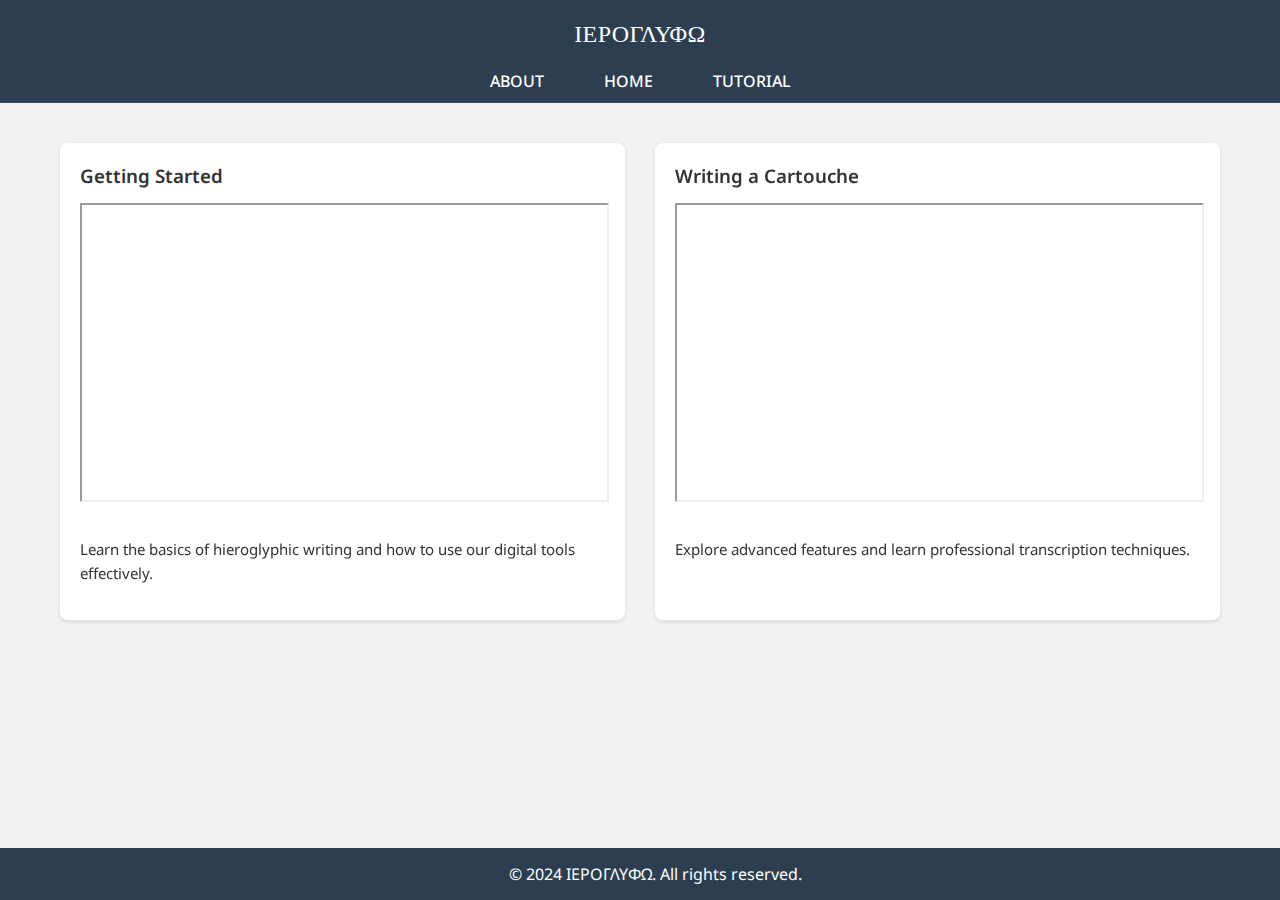
<file: tutorials.html>
<!DOCTYPE html>
<html lang="en">
<head>
    <meta charset="UTF-8">
    <meta name="viewport" content="width=device-width, initial-scale=1.0">
    <title>ΙΕΡΟΓΛΥΦΩ - Tutorials</title>
    <link rel="preconnect" href="https://fonts.googleapis.com">
    <link rel="preconnect" href="https://fonts.gstatic.com" crossorigin>
    <link href="https://fonts.googleapis.com/css2?family=Noto+Sans:wght@400;500;600&family=Noto+Sans+Egyptian+Hieroglyphs&display=swap" rel="stylesheet">
    <style>
        :root {
            --primary-bg: #f1f1f1;
            --header-bg: #2c3e50;
            --feature-bg: #ffffff;
            --text-color: #333333;
            --button-bg: #16a085;
            --button-hover: #1abc9c;
            --border-color: #2c3e50;
            --check-color: #2ecc71;
            --font-main: 'Noto Sans', system-ui, -apple-system, BlinkMacSystemFont, sans-serif;
            --font-hieroglyph: 'Noto Sans Egyptian Hieroglyphs', serif;
        }

        @media (prefers-color-scheme: dark) {
            :root {
                --primary-bg: #1a1a1a;
                --header-bg: #1c2e3f;
                --feature-bg: #2d2d2d;
                --text-color: #e0e0e0;
                --button-bg: #147d6c;
                --button-hover: #1a9882;
                --border-color: #3c4e60;
            }
        }

        body {
            font-family: var(--font-main);
            margin: 0;
            padding: 0 0 60px 0;
            background-color: var(--primary-bg);
            color: var(--text-color);
        }

        header {
            font-family: var(--font-hieroglyph);
            background-color: var(--header-bg);
            color: white;
            padding: 10px;
            text-align: center;
            font-size: 24px;
            letter-spacing: 0.5px;
        }

        .nav-tabs {
            display: flex;
            background-color: var(--header-bg);
            padding: 5px 0;
            justify-content: center;
            gap: 20px;
            border-bottom: 1px solid rgba(255, 255, 255, 0.1);
        }

        .nav-tabs a {
            font-family: var(--font-main);
            color: white;
            text-decoration: none;
            padding: 5px 20px;
            font-size: 16px;
            font-weight: 500;
        }

        .nav-tabs a:hover {
            background-color: rgba(255, 255, 255, 0.1);
        }

        .content {
            max-width: 1200px;
            margin: 0 auto;
            padding: 20px;
        }

        .video-grid {
            display: grid;
            grid-template-columns: repeat(auto-fit, minmax(300px, 1fr));
            gap: 30px;
            padding: 20px;
        }

        .video-container {
            background-color: var(--feature-bg);
            border-radius: 8px;
            padding: 20px;
            box-shadow: 0 2px 4px rgba(0,0,0,0.1);
        }

        .video-container h3 {
            font-family: var(--font-main);
            font-weight: 600;
            margin-top: 0;
            margin-bottom: 15px;
        }

        .video-frame {
            width: 100%;
            aspect-ratio: 16/9;
            margin-bottom: 15px;
        }

        .video-description {
            font-size: 15px;
            line-height: 1.6;
        }

        footer {
            background-color: var(--header-bg);
            color: white;
            text-align: center;
            padding: 15px;
            position: fixed;
            bottom: 0;
            width: 100%;
        }
    </style>
</head>
<body>
    <header>ΙΕΡΟΓΛΥΦΩ</header>

    <nav class="nav-tabs">
        <a href="about.html">ABOUT</a>
        <a href="index.html">HOME</a>
        <a href="tutorials.html">TUTORIAL</a>
    </nav>

    <div class="content">
        <div class="video-grid">
            <div class="video-container">
                <h3>Getting Started</h3>
                    <iframe class="video-frame" 
                        src="https://www.youtube.com/embed/5bKCBR9sVxs"
                        title="Getting Started Tutorial"
                        allow="accelerometer; autoplay; clipboard-write; encrypted-media; gyroscope; picture-in-picture"
                        allowfullscreen>
                    </iframe>
                <p class="video-description">Learn the basics of hieroglyphic writing and how to use our digital tools effectively.</p>
            </div>
            <div class="video-container">
                <h3>Writing a Cartouche</h3>
                <iframe class="video-frame"
                    src="https://www.youtube.com/embed/JI_IChrsiFg"
                    title="Advanced Techniques Tutorial"
                    allow="accelerometer; autoplay; clipboard-write; encrypted-media; gyroscope; picture-in-picture"
                    allowfullscreen>
                </iframe>
                <p class="video-description">Explore advanced features and learn professional transcription techniques.</p>
            </div>
        </div>
    </div>

    <footer>© 2024 ΙΕΡΟΓΛΥΦΩ. All rights reserved.</footer>
</body>
</html>
</file>
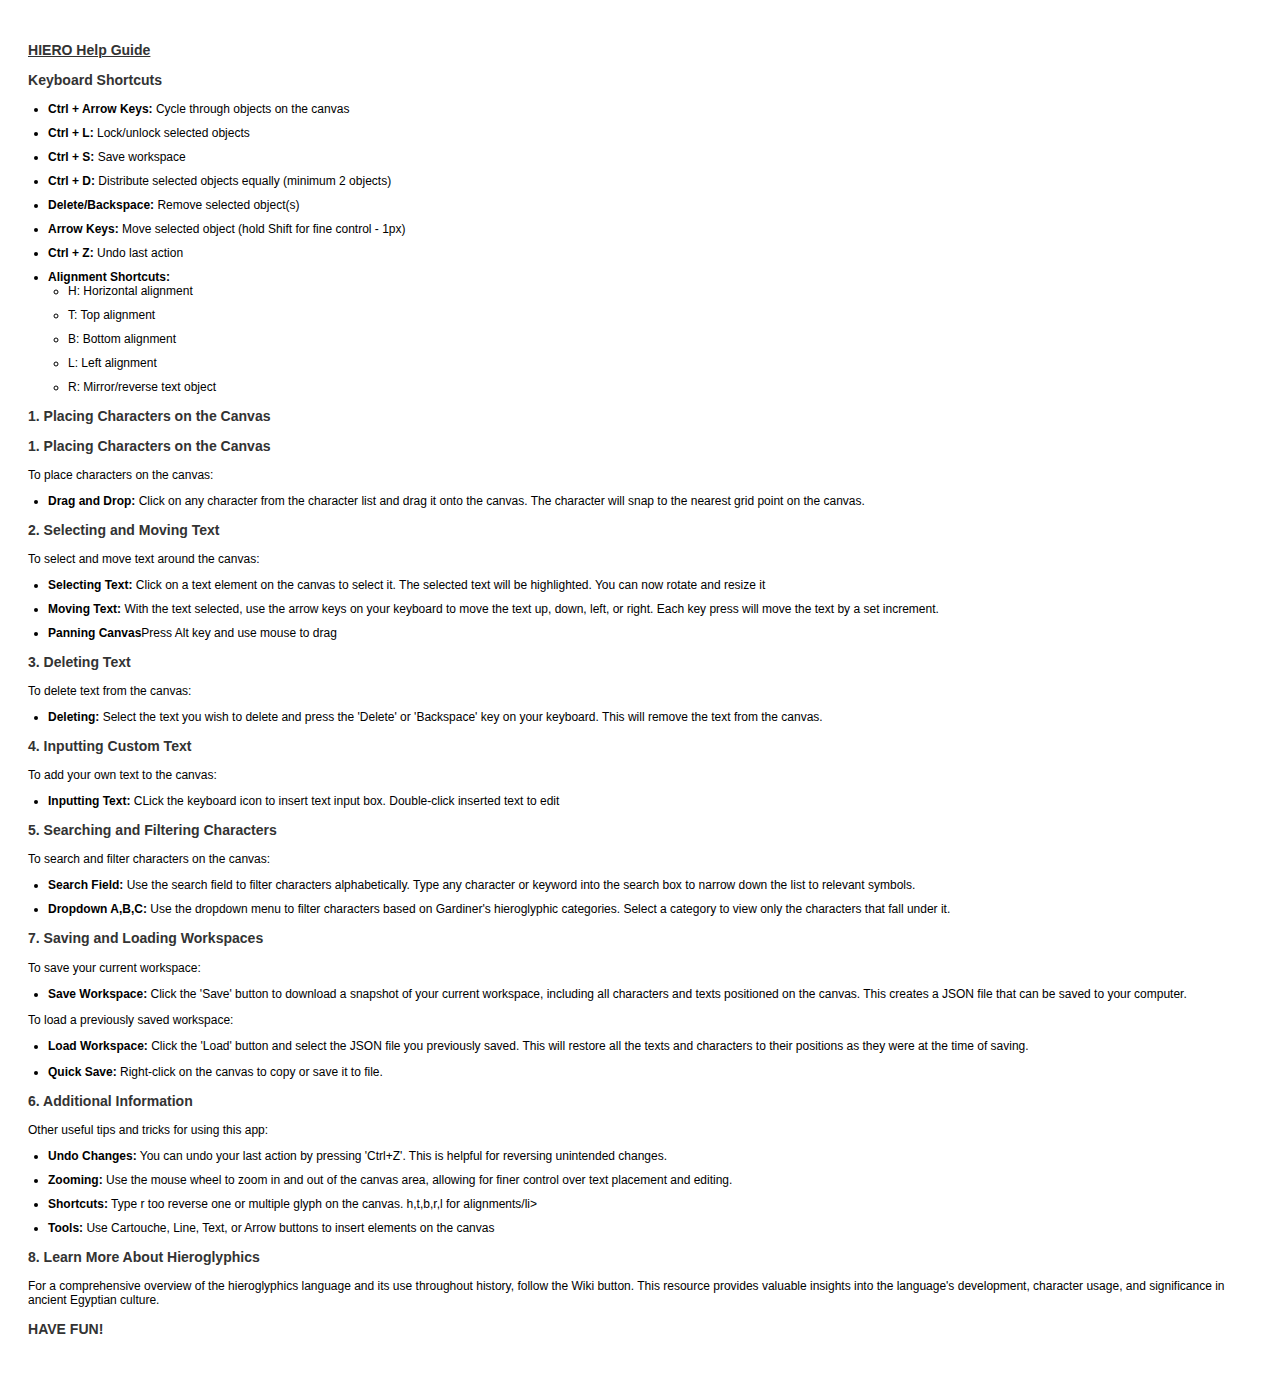
<file: ΙΕΡΟΓΛΥΦΩ-1/help-content.html>
<!DOCTYPE html>
<html lang="en">

<head>
    <meta charset="UTF-8">
    <meta name="viewport" content="width=device-width, initial-scale=1.0">
    <title>Help Content</title>
    <style>
        body {
            font-family: Arial, sans-serif;
            padding: 20px;
            font-size: 12px;
        }

        h3 {
            color: #333;
        }

        ul {
            padding-left: 20px;
        }

        li {
            margin-bottom: 10px;
        }
    </style>
</head>

<body>
    <h3><u>HIERO Help Guide</u></h3>
    
    <h3>Keyboard Shortcuts</h3>
    <ul>
        <li><strong>Ctrl + Arrow Keys:</strong> Cycle through objects on the canvas</li>
        <li><strong>Ctrl + L:</strong> Lock/unlock selected objects</li>
        <li><strong>Ctrl + S:</strong> Save workspace</li>
        <li><strong>Ctrl + D:</strong> Distribute selected objects equally (minimum 2 objects)</li>
        <li><strong>Delete/Backspace:</strong> Remove selected object(s)</li>
        <li><strong>Arrow Keys:</strong> Move selected object (hold Shift for fine control - 1px)</li>
        <li><strong>Ctrl + Z:</strong> Undo last action</li>
        <li><strong>Alignment Shortcuts:</strong>
            <ul>
                <li>H: Horizontal alignment</li>
                <li>T: Top alignment</li>
                <li>B: Bottom alignment</li>
                <li>L: Left alignment</li>
                <li>R: Mirror/reverse text object</li>
            </ul>
        </li>
    </ul>

    <h3>1. Placing Characters on the Canvas</h3>
    <h3>1. Placing Characters on the Canvas</h3>
    <p>To place characters on the canvas:</p>
    <ul>
        <li><strong>Drag and Drop:</strong> Click on any character from the character list and drag it onto the canvas.
            The character will snap to the nearest grid point on the canvas.</li>
    </ul>

    <h3>2. Selecting and Moving Text</h3>
    <p>To select and move text around the canvas:</p>
    <ul>
        <li><strong>Selecting Text:</strong> Click on a text element on the canvas to select it. The selected text will
            be highlighted. You can now rotate and resize it</li>
        <li><strong>Moving Text:</strong> With the text selected, use the arrow keys on your keyboard to move the text
            up, down, left, or right. Each key press will move the text by a set increment.</li>
        <li><strong>Panning Canvas</strong>Press Alt key and use mouse to drag</li>
    </ul>

    <h3>3. Deleting Text</h3>
    <p>To delete text from the canvas:</p>
    <ul>
        <li><strong>Deleting:</strong> Select the text you wish to delete and press the 'Delete' or 'Backspace' key on
            your keyboard. This will remove the text from the canvas.</li>
    </ul>

    <h3>4. Inputting Custom Text</h3>
    <p>To add your own text to the canvas:</p>
    <ul>
        <li><strong>Inputting Text:</strong> CLick the keyboard icon to insert text input box. Double-click inserted
            text to edit</li>
    </ul>

    <h3>5. Searching and Filtering Characters</h3>
    <p>To search and filter characters on the canvas:</p>
    <ul>
        <li><strong>Search Field:</strong> Use the search field to filter characters alphabetically. Type any character
            or keyword into the search box to narrow down the list to relevant symbols.</li>
        <li><strong>Dropdown A,B,C:</strong> Use the dropdown menu to filter characters based on Gardiner's hieroglyphic
            categories. Select a category to view only the characters that fall under it.</li>
    </ul>

    <h3>7. Saving and Loading Workspaces</h3>
    <p>To save your current workspace:</p>
    <ul>
        <li><strong>Save Workspace:</strong> Click the 'Save' button to download a snapshot of your current workspace,
            including all characters and texts positioned on the canvas. This creates a JSON file that can be saved to
            your computer.</li>
    </ul>

    <p>To load a previously saved workspace:</p>
    <ul>
        <li><strong>Load Workspace:</strong> Click the 'Load' button and select the JSON file you previously saved. This
            will restore all the texts and characters to their positions as they were at the time of saving.</li>
    </ul>
    <ul>
        <li><strong>Quick Save:</strong> Right-click on the canvas to copy or save it to file.</li>
    </ul>

    <h3>6. Additional Information</h3>
    <p>Other useful tips and tricks for using this app:</p>
    <ul>
        <li><strong>Undo Changes:</strong> You can undo your last action by pressing 'Ctrl+Z'. This is helpful for
            reversing unintended changes.</li>
        <li><strong>Zooming:</strong> Use the mouse wheel to zoom in and out of the canvas area, allowing for finer
            control over text placement and editing.</li>
        <li><strong>Shortcuts:</strong> Type r too reverse one or multiple glyph on the canvas. h,t,b,r,l for
            alignments/li>
        <li><strong>Tools:</strong> Use Cartouche, Line, Text, or Arrow buttons to insert elements on the canvas</li>
    </ul>

    <h3>8. Learn More About Hieroglyphics</h3>
    <p>For a comprehensive overview of the hieroglyphics language and its use throughout history, follow the Wiki
        button. This resource provides valuable insights into the language's development, character usage, and
        significance in ancient Egyptian culture.</p>
    <h3>HAVE FUN!</h3>
</body>

</html>
</file>
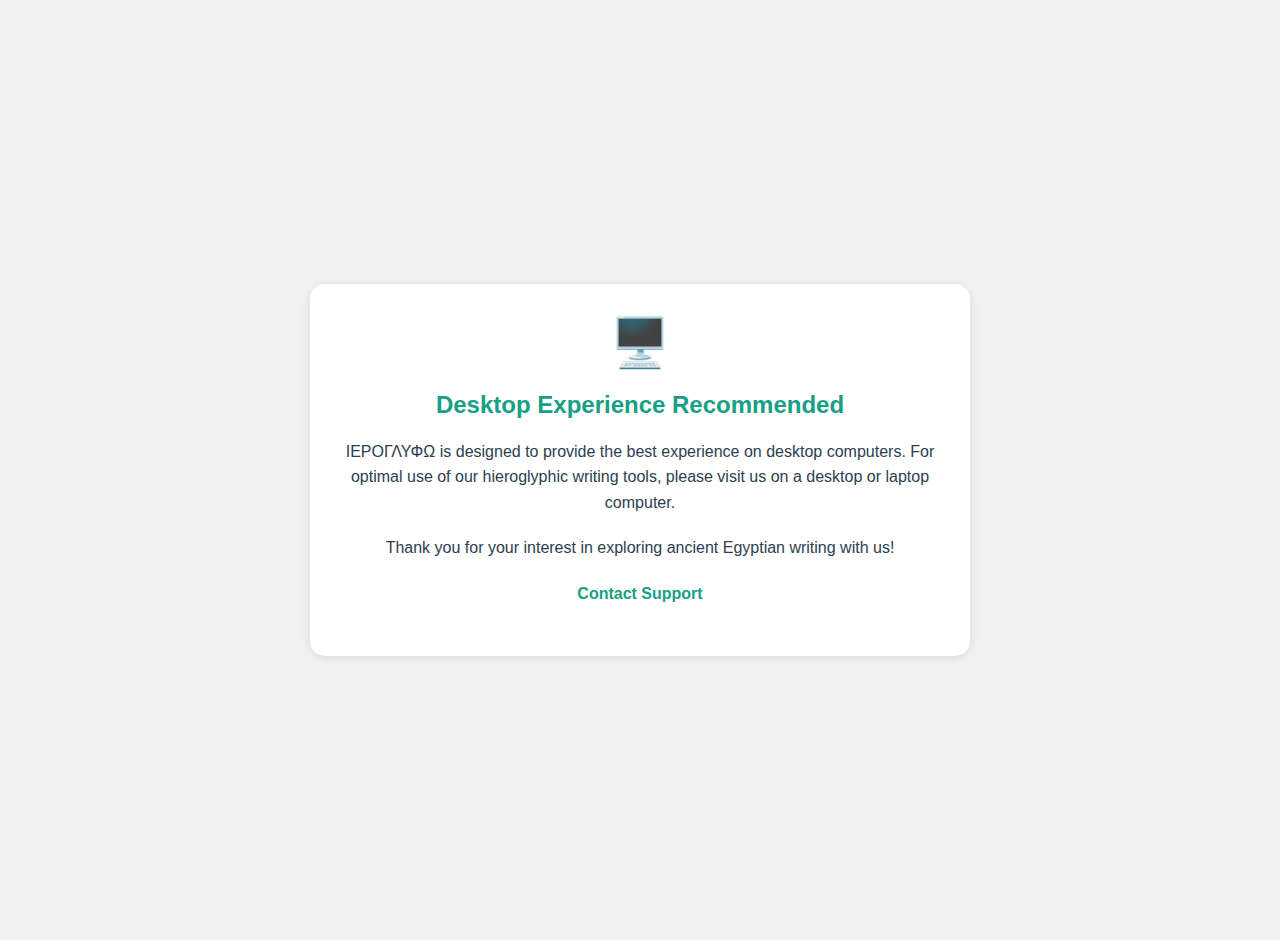
<file: ΙΕΡΟΓΛΥΦΩ-1/mobile.html>
<!DOCTYPE html>
<html lang="en">

<head>
    <meta charset="UTF-8">
    <meta name="viewport" content="width=device-width, initial-scale=1.0">
    <title>ΙΕΡΟΓΛΥΦΩ - Desktop Only</title>
    <style>
        body {
            font-family: Arial, sans-serif;
            margin: 0;
            padding: 20px;
            min-height: 100vh;
            display: flex;
            flex-direction: column;
            align-items: center;
            justify-content: center;
            text-align: center;
            background-color: #f1f1f1;
            color: #2c3e50;
        }

        .container {
            max-width: 600px;
            padding: 30px;
            background: white;
            border-radius: 15px;
            box-shadow: 0 2px 10px rgba(0, 0, 0, 0.1);
        }

        h1 {
            color: #16a085;
            margin-bottom: 20px;
            font-size: 24px;
        }

        p {
            font-size: 16px;
            line-height: 1.6;
            margin-bottom: 20px;
        }

        .desktop-icon {
            font-size: 48px;
            margin-bottom: 20px;
            color: #16a085;
        }

        .link {
            color: #16a085;
            text-decoration: none;
            font-weight: bold;
        }

        .link:hover {
            text-decoration: underline;
        }
    </style>
</head>

<body>
    <div class="container">
        <div class="desktop-icon">🖥️</div>
        <h1>Desktop Experience Recommended</h1>
        <p>ΙΕΡΟΓΛΥΦΩ is designed to provide the best experience on desktop computers. For optimal use of our
            hieroglyphic writing tools, please visit us on a desktop or laptop computer.</p>
        <p>Thank you for your interest in exploring ancient Egyptian writing with us!</p>
        <p><a href="mailto:ieroglypho@hierogliphica.org" class="link">Contact Support</a></p>
    </div>

    <script>
        // Add this to prevent mobile users from bypassing by going back
        if (!isMobile()) {
            window.location.href = 'index.html';
        }
    </script>
</body>

</html>
</file>
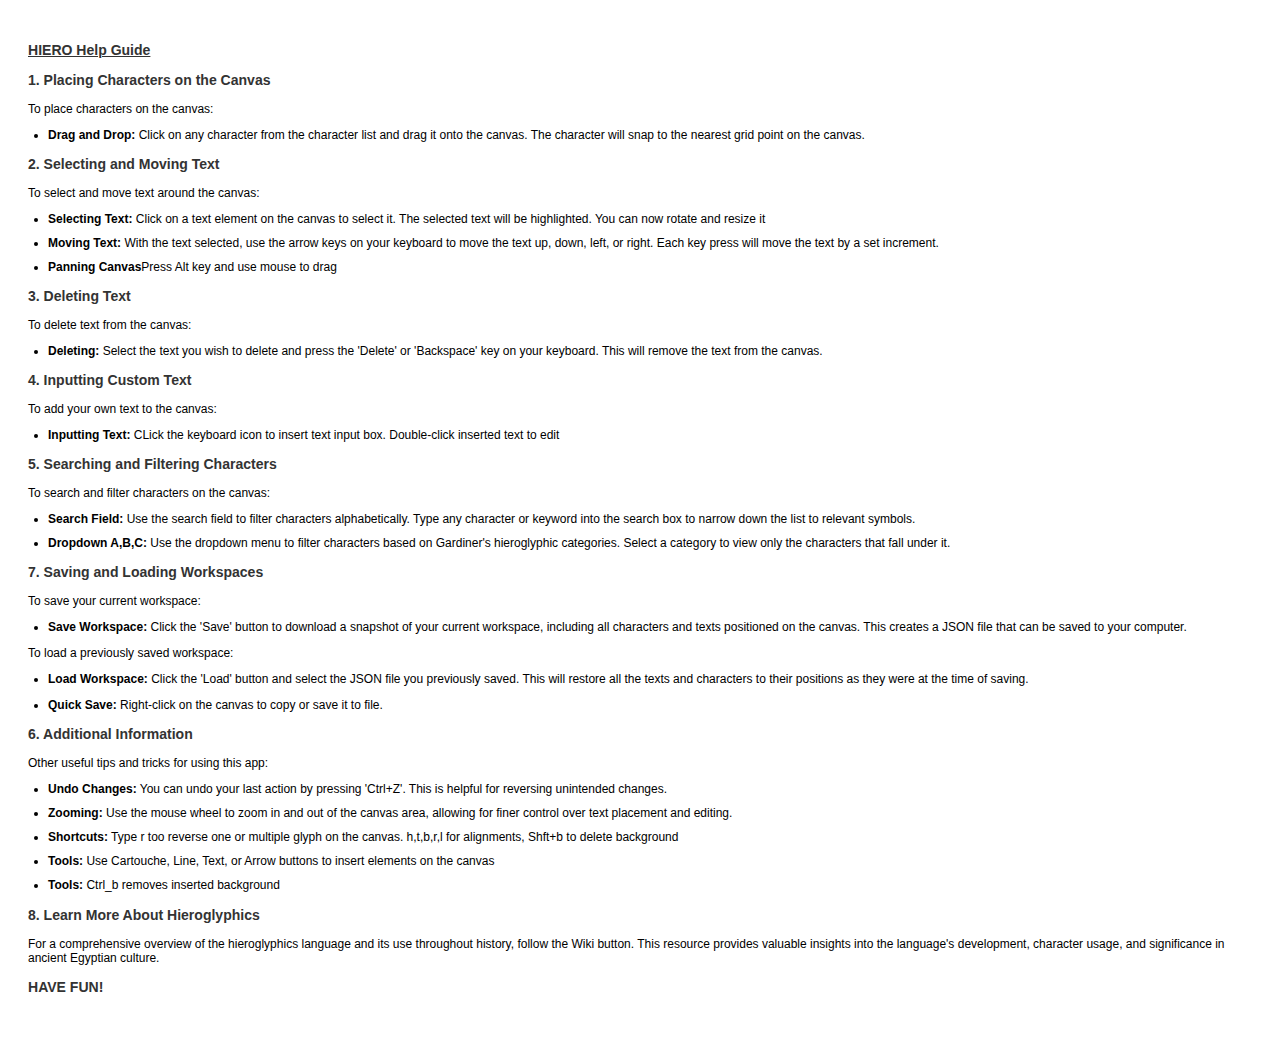
<file: ΙΕΡΟΓΛΥΦΩ/help-content.html>
<!DOCTYPE html>
<html lang="en">
<head>
    <meta charset="UTF-8">
    <meta name="viewport" content="width=device-width, initial-scale=1.0">
    <title>Help Content</title>
    <style>
        body { font-family: Arial, sans-serif; padding: 20px; font-size: 12px; }
        h3 { color: #333; }
        ul { padding-left: 20px; }
        li { margin-bottom: 10px; }
    </style>
</head>
<body>
    <h3><u>HIERO Help Guide</u></h3>
    
    <h3>1. Placing Characters on the Canvas</h3>
    <p>To place characters on the canvas:</p>
    <ul>
        <li><strong>Drag and Drop:</strong> Click on any character from the character list and drag it onto the canvas. The character will snap to the nearest grid point on the canvas.</li>
    </ul>
    
    <h3>2. Selecting and Moving Text</h3>
    <p>To select and move text around the canvas:</p>
    <ul>
        <li><strong>Selecting Text:</strong> Click on a text element on the canvas to select it. The selected text will be highlighted. You can now rotate and resize it</li>
        <li><strong>Moving Text:</strong> With the text selected, use the arrow keys on your keyboard to move the text up, down, left, or right. Each key press will move the text by a set increment.</li>
        <li><strong>Panning Canvas</strong>Press Alt key and use mouse to drag</li>
    </ul>
    
    <h3>3. Deleting Text</h3>
    <p>To delete text from the canvas:</p>
    <ul>
        <li><strong>Deleting:</strong> Select the text you wish to delete and press the 'Delete' or 'Backspace' key on your keyboard. This will remove the text from the canvas.</li>
    </ul>
    
    <h3>4. Inputting Custom Text</h3>
    <p>To add your own text to the canvas:</p>
    <ul>
        <li><strong>Inputting Text:</strong> CLick the keyboard icon to insert text input box. Double-click inserted text to edit</li>
    </ul>

    <h3>5. Searching and Filtering Characters</h3>
    <p>To search and filter characters on the canvas:</p>
    <ul>
        <li><strong>Search Field:</strong> Use the search field to filter characters alphabetically. Type any character or keyword into the search box to narrow down the list to relevant symbols.</li>
        <li><strong>Dropdown A,B,C:</strong> Use the dropdown menu to filter characters based on Gardiner's hieroglyphic categories. Select a category to view only the characters that fall under it.</li>
    </ul>

    <h3>7. Saving and Loading Workspaces</h3>
        <p>To save your current workspace:</p>
        <ul>
            <li><strong>Save Workspace:</strong> Click the 'Save' button to download a snapshot of your current workspace, including all characters and texts positioned on the canvas. This creates a JSON file that can be saved to your computer.</li>
        </ul>
        
        <p>To load a previously saved workspace:</p>
        <ul>
            <li><strong>Load Workspace:</strong> Click the 'Load' button and select the JSON file you previously saved. This will restore all the texts and characters to their positions as they were at the time of saving.</li>
        </ul>
        <ul>
            <li><strong>Quick Save:</strong> Right-click on the canvas to copy or save it to file.</li>
        </ul>

    <h3>6. Additional Information</h3>
    <p>Other useful tips and tricks for using this app:</p>
    <ul>
        <li><strong>Undo Changes:</strong> You can undo your last action by pressing 'Ctrl+Z'. This is helpful for reversing unintended changes.</li>
        <li><strong>Zooming:</strong> Use the mouse wheel to zoom in and out of the canvas area, allowing for finer control over text placement and editing.</li>
        <li><strong>Shortcuts:</strong> Type r too reverse one or multiple glyph on the canvas. h,t,b,r,l for alignments, Shft+b to delete background</li>
        <li><strong>Tools:</strong> Use Cartouche, Line, Text, or Arrow buttons to insert elements on the canvas</li>
        <li><strong>Tools:</strong> Ctrl_b removes inserted background</li>
    </ul>

    <h3>8. Learn More About Hieroglyphics</h3>
        <p>For a comprehensive overview of the hieroglyphics language and its use throughout history, follow the Wiki button. This resource provides valuable insights into the language's development, character usage, and significance in ancient Egyptian culture.</p>
    <h3>HAVE FUN!</h3>   
</body>
</html>
</file>
